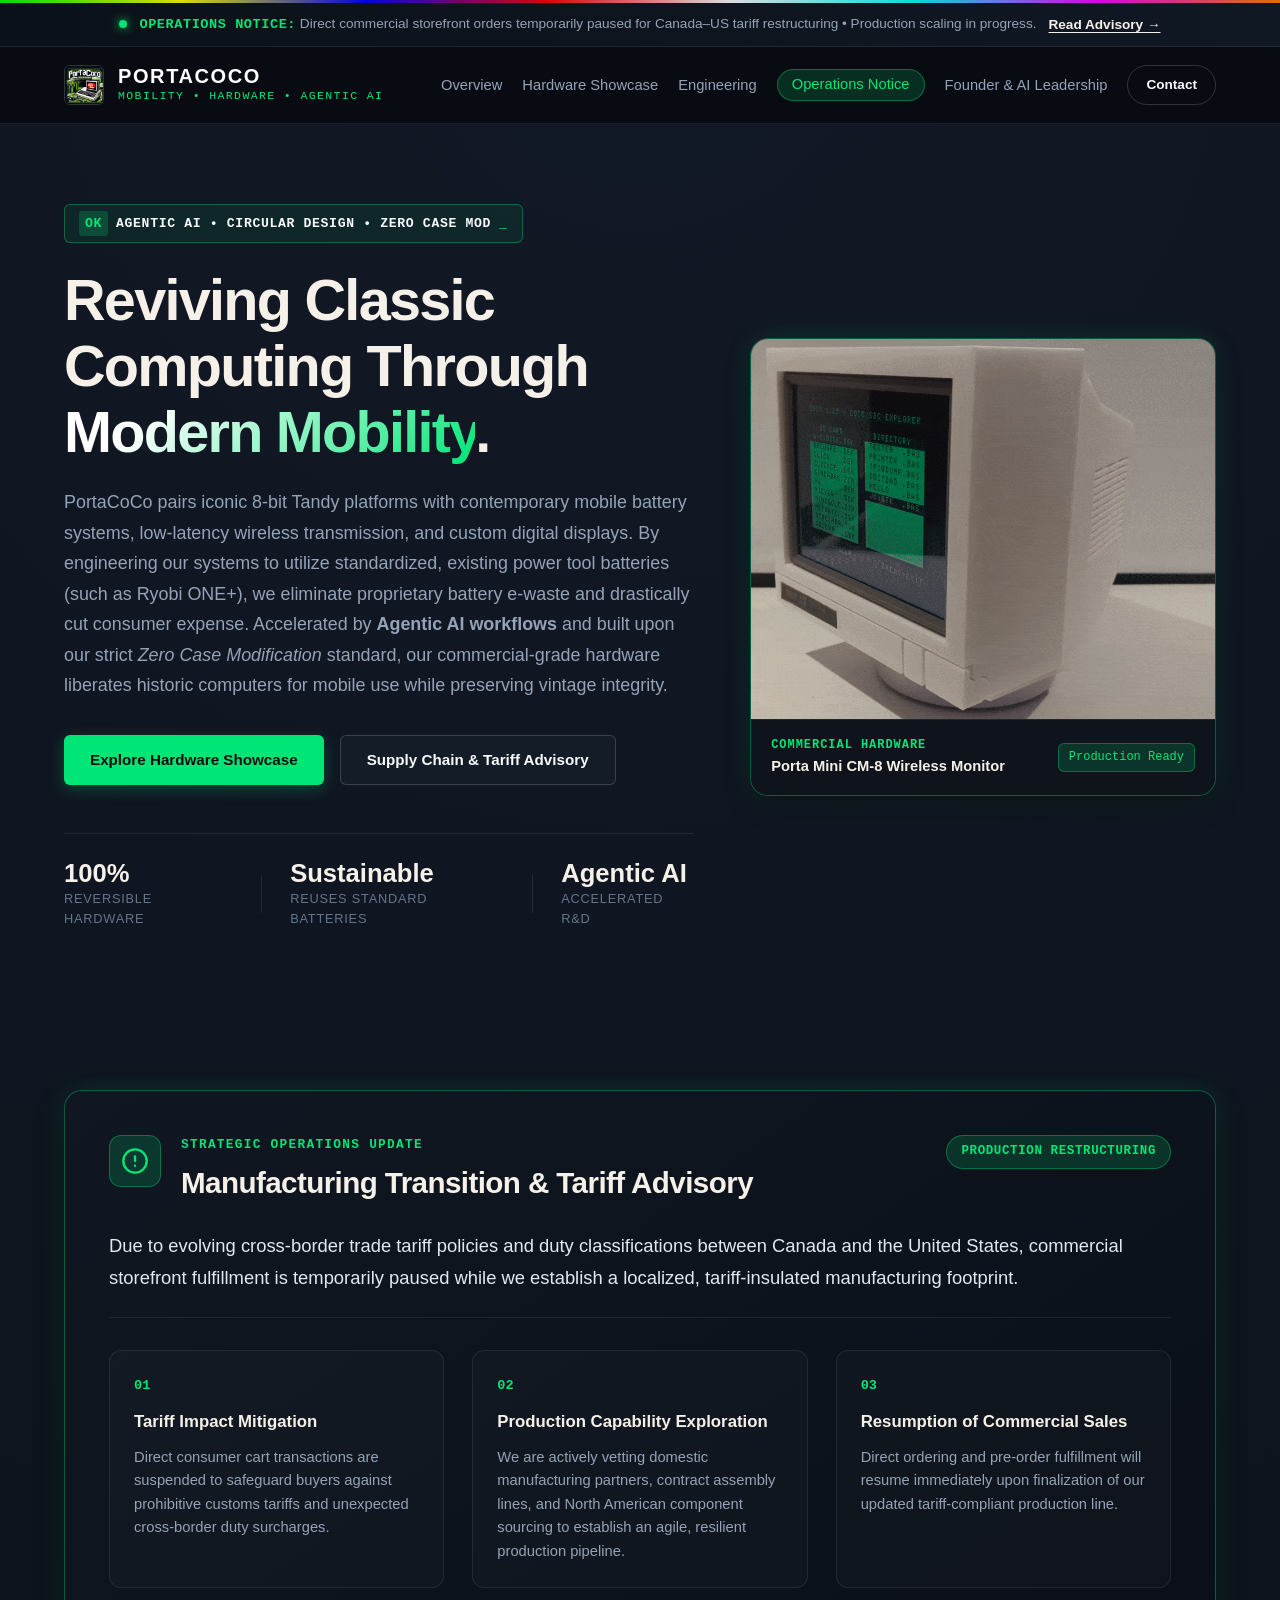
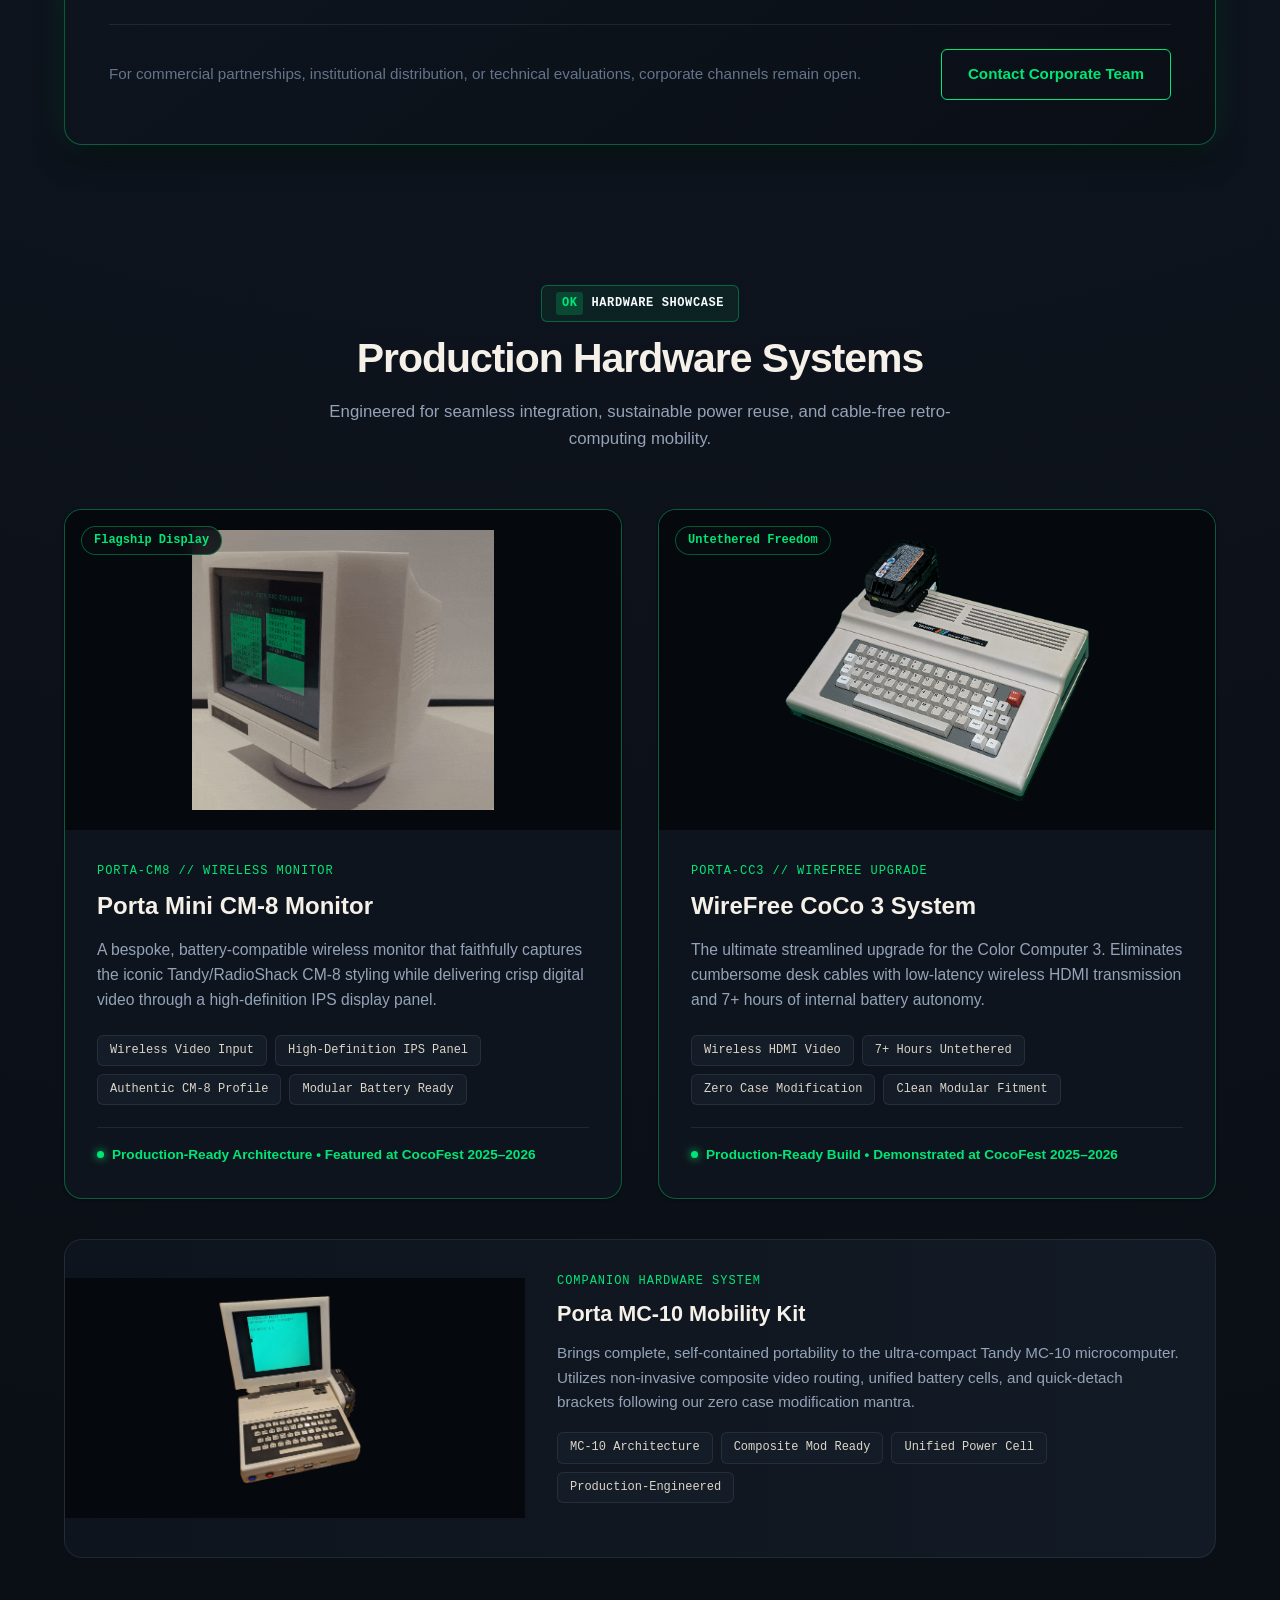
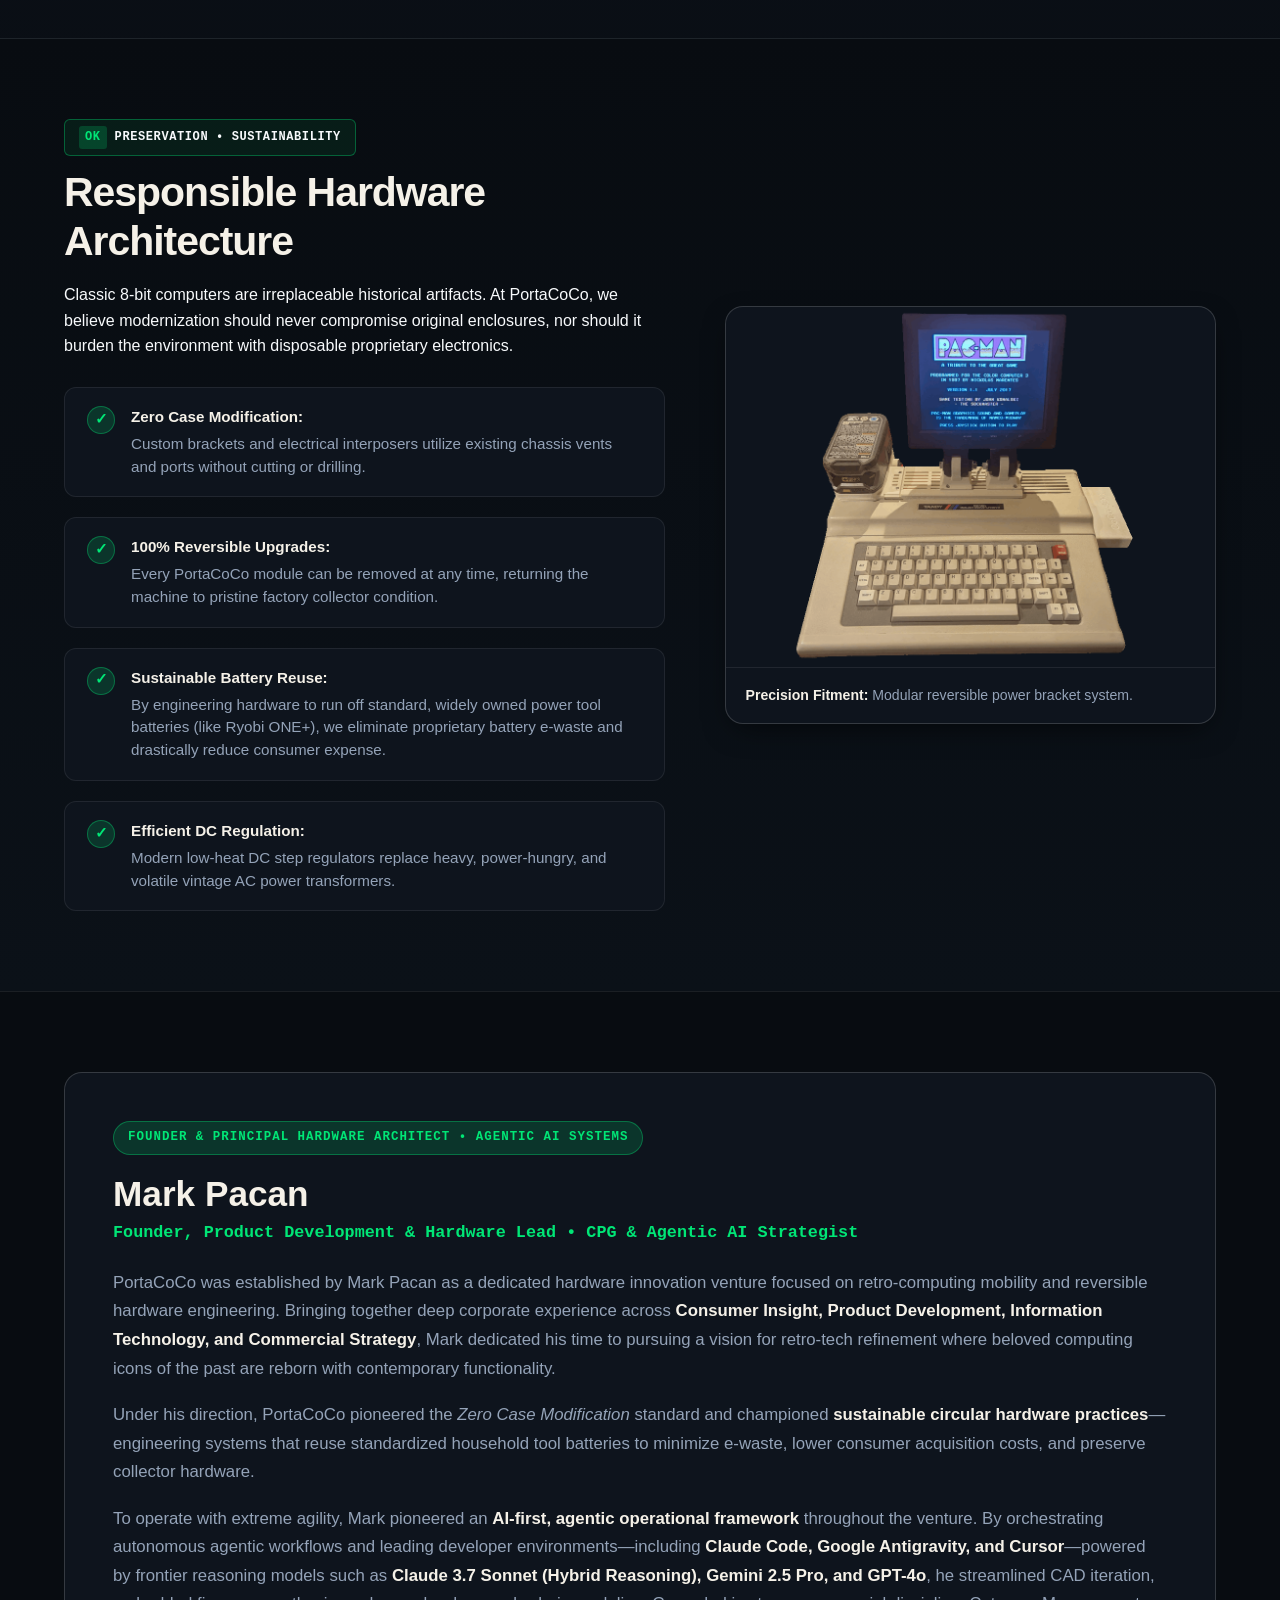
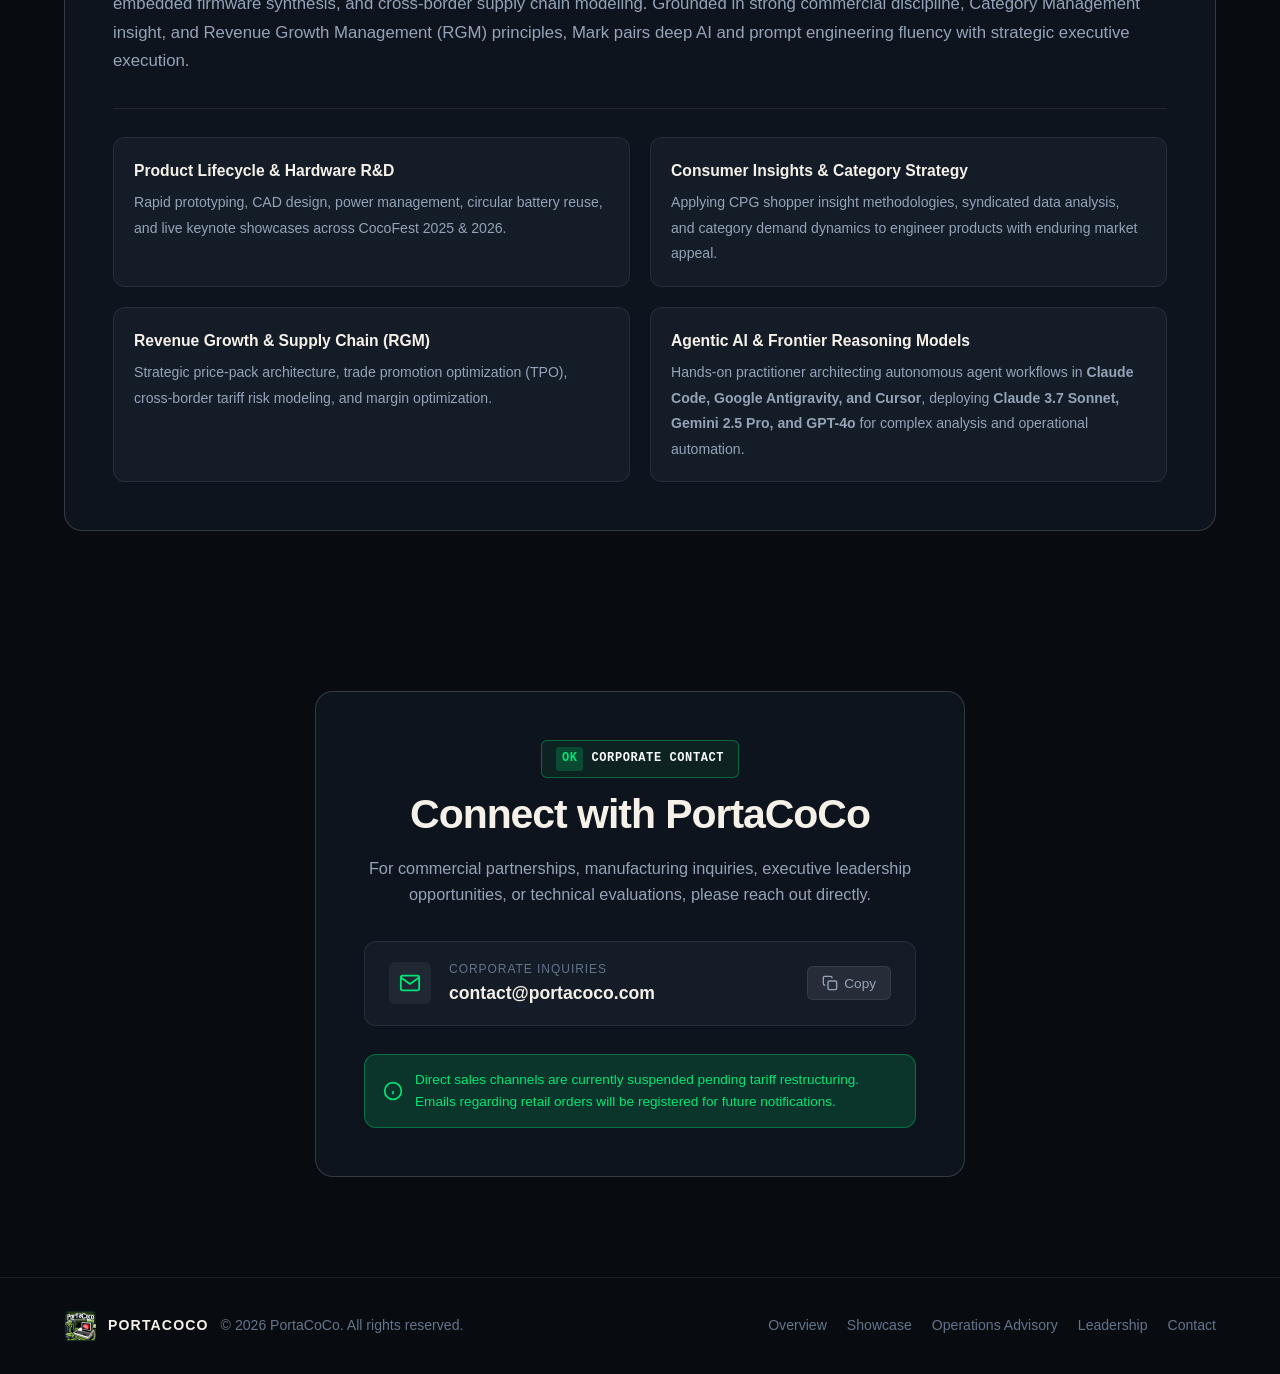
<file: index.html>
<!DOCTYPE html>
<html lang="en">
<head>
  <meta charset="UTF-8">
  <meta name="viewport" content="width=device-width, initial-scale=1.0">
  <title>PortaCoCo | Retro-Tech Mobility &amp; Advanced Hardware Systems</title>
  <meta name="description" content="PortaCoCo unites vintage 8-bit computing with modern mobile engineering. Production-ready hardware designed with Agentic AI, sustainable battery reuse, and zero case modification.">
  <meta name="keywords" content="PortaCoCo, Mark Pacan, Sustainable Hardware, Battery Reuse, Circular Design, Agentic AI, Autonomous Agents, Claude Code, Google Antigravity, Cursor, Claude 3.7 Sonnet, Gemini 2.5, GPT-4o, Prompt Engineering, CPG, Category Management, Shopper Insights, Revenue Growth Management, RGM, Tandy Color Computer, CoCo 3, MC-10, CM-8">
  <meta name="author" content="Mark Pacan">

  <!-- Open Graph / Social Meta -->
  <meta property="og:type" content="website">
  <meta property="og:title" content="PortaCoCo | Retro-Tech Mobility &amp; Advanced Hardware Systems">
  <meta property="og:description" content="Production-ready hardware engineering for classic 8-bit platforms, powered by Agentic AI workflows, sustainable battery reuse, and zero case modification.">
  <meta property="og:image" content="assets/images/logo.jpg">
  <meta property="og:url" content="https://www.portacoco.com">

  <!-- Favicon -->
  <link rel="icon" type="image/jpeg" href="assets/images/logo.jpg">

  <!-- Stylesheet (Cache-Busted for Mobile Chrome) -->
  <link rel="stylesheet" href="style.css?v=2.2">
</head>
<body>

  <!-- Subtle CoCo 8-Color Spectrum Header Accent -->
  <div class="coco-spectrum-bar" aria-hidden="true"></div>

  <!-- Top Strategic Status Bar (Phosphor Green) -->
  <div class="top-status-bar" id="top-status-bar">
    <div class="container status-bar-inner">
      <span class="status-indicator"></span>
      <span class="status-text">
        <strong>OPERATIONS NOTICE:</strong> Direct commercial storefront orders temporarily paused for Canada&ndash;US tariff restructuring &bull; Production scaling in progress.
      </span>
      <a href="#supply-chain" class="status-link">Read Advisory &rarr;</a>
    </div>
  </div>

  <!-- Primary Navigation -->
  <header class="site-header" id="site-header">
    <div class="container header-inner">
      <a href="#" class="brand-link" aria-label="PortaCoCo Home">
        <img src="assets/images/logo.jpg" alt="PortaCoCo Logo" class="brand-logo" width="40" height="40">
        <div class="brand-text">
          <span class="brand-title">PORTACOCO</span>
          <span class="brand-sub">Mobility &bull; Hardware &bull; Agentic AI</span>
        </div>
      </a>

      <nav class="main-nav" id="main-nav" aria-label="Main Navigation">
        <ul class="nav-list">
          <li><a href="#overview" class="nav-link">Overview</a></li>
          <li><a href="#showcase" class="nav-link">Hardware Showcase</a></li>
          <li><a href="#philosophy" class="nav-link">Engineering</a></li>
          <li><a href="#supply-chain" class="nav-link highlight-pill">Operations Notice</a></li>
          <li><a href="#leadership" class="nav-link">Founder &amp; AI Leadership</a></li>
          <li><a href="#contact" class="btn btn-outline-sm">Contact</a></li>
        </ul>
      </nav>

      <button class="mobile-toggle" id="mobile-toggle" aria-label="Toggle navigation menu" aria-expanded="false">
        <span class="hamburger-line"></span>
        <span class="hamburger-line"></span>
        <span class="hamburger-line"></span>
      </button>
    </div>
  </header>

  <!-- Hero Section -->
  <section class="hero-section" id="overview">
    <div class="container hero-container">
      <div class="hero-content">
        <div class="terminal-badge">
          <span class="prompt-symbol">OK</span>
          <span class="terminal-text">AGENTIC AI &bull; CIRCULAR DESIGN &bull; ZERO CASE MOD</span>
          <span class="blinking-cursor">_</span>
        </div>
        <h1 class="hero-title">
          Reviving Classic Computing Through <span class="gradient-text">Modern Mobility</span>.
        </h1>
        <p class="hero-description">
          PortaCoCo pairs iconic 8-bit Tandy platforms with contemporary mobile battery systems, low-latency wireless transmission, and custom digital displays. By engineering our systems to utilize standardized, existing power tool batteries (such as Ryobi ONE+), we eliminate proprietary battery e-waste and drastically cut consumer expense. Accelerated by <strong>Agentic AI workflows</strong> and built upon our strict <em>Zero Case Modification</em> standard, our commercial-grade hardware liberates historic computers for mobile use while preserving vintage integrity.
        </p>
        <div class="hero-actions">
          <a href="#showcase" class="btn btn-primary">Explore Hardware Showcase</a>
          <a href="#supply-chain" class="btn btn-secondary">Supply Chain &amp; Tariff Advisory</a>
        </div>

        <div class="hero-stats">
          <div class="stat-item">
            <span class="stat-number">100%</span>
            <span class="stat-label">Reversible Hardware</span>
          </div>
          <div class="stat-divider"></div>
          <div class="stat-item">
            <span class="stat-number">Sustainable</span>
            <span class="stat-label">Reuses Standard Batteries</span>
          </div>
          <div class="stat-divider"></div>
          <div class="stat-item">
            <span class="stat-number">Agentic AI</span>
            <span class="stat-label">Accelerated R&amp;D</span>
          </div>
        </div>
      </div>

      <div class="hero-media">
        <div class="hero-card-glow">
          <img src="assets/images/mini-cm8.gif" alt="Porta Mini CM-8 Monitor" class="hero-img" loading="eager">
          <div class="hero-card-caption">
            <div class="caption-left">
              <span class="caption-tag">COMMERCIAL HARDWARE</span>
              <span class="caption-title">Porta Mini CM-8 Wireless Monitor</span>
            </div>
            <span class="badge-coco">Production Ready</span>
          </div>
        </div>
      </div>
    </div>
  </section>

  <!-- Operations & Tariff Advisory Section -->
  <section class="supply-section" id="supply-chain">
    <div class="container">
      <div class="advisory-card">
        <div class="advisory-header">
          <div class="advisory-icon-wrapper">
            <svg class="advisory-icon" viewBox="0 0 24 24" fill="none" stroke="currentColor" stroke-width="2" stroke-linecap="round" stroke-linejoin="round">
              <circle cx="12" cy="12" r="10"></circle>
              <line x1="12" y1="8" x2="12" y2="12"></line>
              <line x1="12" y1="16" x2="12.01" y2="16"></line>
            </svg>
          </div>
          <div class="advisory-title-wrap">
            <span class="advisory-eyebrow">Strategic Operations Update</span>
            <h2 class="advisory-title">Manufacturing Transition &amp; Tariff Advisory</h2>
          </div>
          <div class="advisory-badge">Production Restructuring</div>
        </div>

        <div class="advisory-body">
          <p class="advisory-lead">
            Due to evolving cross-border trade tariff policies and duty classifications between Canada and the United States, commercial storefront fulfillment is temporarily paused while we establish a localized, tariff-insulated manufacturing footprint.
          </p>
          <div class="advisory-grid">
            <div class="advisory-step">
              <div class="step-num">01</div>
              <h3>Tariff Impact Mitigation</h3>
              <p>Direct consumer cart transactions are suspended to safeguard buyers against prohibitive customs tariffs and unexpected cross-border duty surcharges.</p>
            </div>
            <div class="advisory-step">
              <div class="step-num">02</div>
              <h3>Production Capability Exploration</h3>
              <p>We are actively vetting domestic manufacturing partners, contract assembly lines, and North American component sourcing to establish an agile, resilient production pipeline.</p>
            </div>
            <div class="advisory-step">
              <div class="step-num">03</div>
              <h3>Resumption of Commercial Sales</h3>
              <p>Direct ordering and pre-order fulfillment will resume immediately upon finalization of our updated tariff-compliant production line.</p>
            </div>
          </div>
        </div>

        <div class="advisory-footer">
          <p>
            For commercial partnerships, institutional distribution, or technical evaluations, corporate channels remain open.
          </p>
          <a href="#contact" class="btn btn-outline-phosphor">Contact Corporate Team</a>
        </div>
      </div>
    </div>
  </section>

  <!-- Product Portfolio (Streamlined Showcase: Mini CM-8 & WireFree CoCo 3 Dual Highlight) -->
  <section class="products-section" id="showcase">
    <div class="container">
      <div class="section-header">
        <div class="terminal-badge small">
          <span class="prompt-symbol">OK</span>
          <span class="terminal-text">HARDWARE SHOWCASE</span>
        </div>
        <h2 class="section-title">Production Hardware Systems</h2>
        <p class="section-subtitle">
          Engineered for seamless integration, sustainable power reuse, and cable-free retro-computing mobility.
        </p>
      </div>

      <!-- Dual Primary Showcase Grid: Mini CM-8 & WireFree CoCo 3 -->
      <div class="showcase-grid">

        <!-- Showcase 1: Porta Mini CM-8 Monitor -->
        <article class="showcase-card featured">
          <div class="showcase-media">
            <img src="assets/images/mini-cm8.gif" alt="Porta Mini CM-8 Wireless Monitor" class="showcase-img" loading="lazy">
            <div class="card-badge-top">Flagship Display</div>
          </div>
          <div class="showcase-content">
            <div class="product-id">PORTA-CM8 // WIRELESS MONITOR</div>
            <h3 class="product-name">Porta Mini CM-8 Monitor</h3>
            <p class="product-brief">
              A bespoke, battery-compatible wireless monitor that faithfully captures the iconic Tandy/RadioShack CM-8 styling while delivering crisp digital video through a high-definition IPS display panel.
            </p>
            <div class="spec-pills">
              <span class="spec-pill">Wireless Video Input</span>
              <span class="spec-pill">High-Definition IPS Panel</span>
              <span class="spec-pill">Authentic CM-8 Profile</span>
              <span class="spec-pill">Modular Battery Ready</span>
            </div>
            <div class="showcase-status">
              <span class="status-dot"></span>
              <span>Production-Ready Architecture &bull; Featured at CocoFest 2025&ndash;2026</span>
            </div>
          </div>
        </article>

        <!-- Showcase 2: WireFree CoCo 3 (Streamlined Look) -->
        <article class="showcase-card featured">
          <div class="showcase-media">
            <img src="assets/images/wirefree-coco3.png" alt="WireFree CoCo 3 Wireless System" class="showcase-img" loading="lazy">
            <div class="card-badge-top">Untethered Freedom</div>
          </div>
          <div class="showcase-content">
            <div class="product-id">PORTA-CC3 // WIREFREE UPGRADE</div>
            <h3 class="product-name">WireFree CoCo 3 System</h3>
            <p class="product-brief">
              The ultimate streamlined upgrade for the Color Computer 3. Eliminates cumbersome desk cables with low-latency wireless HDMI transmission and 7+ hours of internal battery autonomy.
            </p>
            <div class="spec-pills">
              <span class="spec-pill">Wireless HDMI Video</span>
              <span class="spec-pill">7+ Hours Untethered</span>
              <span class="spec-pill">Zero Case Modification</span>
              <span class="spec-pill">Clean Modular Fitment</span>
            </div>
            <div class="showcase-status">
              <span class="status-dot"></span>
              <span>Production-Ready Build &bull; Demonstrated at CocoFest 2025&ndash;2026</span>
            </div>
          </div>
        </article>

      </div>

      <!-- Supporting Companion Hardware: Porta MC-10 -->
      <div class="single-shot-wrapper">
        <article class="single-shot-card">
          <div class="single-shot-media">
            <img src="assets/images/porta-mc10.png" alt="Porta MC-10 Portable Microcomputer" class="single-shot-img" loading="lazy">
          </div>
          <div class="single-shot-content">
            <div class="single-shot-eyebrow">COMPANION HARDWARE SYSTEM</div>
            <h3 class="single-shot-title">Porta MC-10 Mobility Kit</h3>
            <p class="single-shot-desc">
              Brings complete, self-contained portability to the ultra-compact Tandy MC-10 microcomputer. Utilizes non-invasive composite video routing, unified battery cells, and quick-detach brackets following our zero case modification mantra.
            </p>
            <div class="spec-pills">
              <span class="spec-pill">MC-10 Architecture</span>
              <span class="spec-pill">Composite Mod Ready</span>
              <span class="spec-pill">Unified Power Cell</span>
              <span class="spec-pill">Production-Engineered</span>
            </div>
          </div>
        </article>
      </div>

    </div>
  </section>

  <!-- Engineering Philosophy -->
  <section class="philosophy-section" id="philosophy">
    <div class="container">
      <div class="philosophy-grid">
        <div class="philosophy-content">
          <div class="terminal-badge small">
            <span class="prompt-symbol">OK</span>
            <span class="terminal-text">PRESERVATION &bull; SUSTAINABILITY</span>
          </div>
          <h2 class="section-title">Responsible Hardware Architecture</h2>
          <p>
            Classic 8-bit computers are irreplaceable historical artifacts. At PortaCoCo, we believe modernization should never compromise original enclosures, nor should it burden the environment with disposable proprietary electronics.
          </p>
          <div class="principle-list">
            <div class="principle-item">
              <div class="principle-icon">&check;</div>
              <div>
                <strong>Zero Case Modification:</strong> Custom brackets and electrical interposers utilize existing chassis vents and ports without cutting or drilling.
              </div>
            </div>
            <div class="principle-item">
              <div class="principle-icon">&check;</div>
              <div>
                <strong>100% Reversible Upgrades:</strong> Every PortaCoCo module can be removed at any time, returning the machine to pristine factory collector condition.
              </div>
            </div>
            <div class="principle-item">
              <div class="principle-icon">&check;</div>
              <div>
                <strong>Sustainable Battery Reuse:</strong> By engineering hardware to run off standard, widely owned power tool batteries (like Ryobi ONE+), we eliminate proprietary battery e-waste and drastically reduce consumer expense.
              </div>
            </div>
            <div class="principle-item">
              <div class="principle-icon">&check;</div>
              <div>
                <strong>Efficient DC Regulation:</strong> Modern low-heat DC step regulators replace heavy, power-hungry, and volatile vintage AC power transformers.
              </div>
            </div>
          </div>
        </div>

        <div class="philosophy-card">
          <div class="card-inner">
            <img src="assets/images/coco3-kit.gif" alt="PortaCoCo Modular Assembly" class="philosophy-img" loading="lazy">
            <div class="card-caption">
              <strong>Precision Fitment:</strong> Modular reversible power bracket system.
            </div>
          </div>
        </div>
      </div>
    </div>
  </section>

  <!-- Leadership / Corporate Overview -->
  <section class="leadership-section" id="leadership">
    <div class="container">
      <div class="leadership-card">
        <div class="leadership-badge">Founder &amp; Principal Hardware Architect &bull; Agentic AI Systems</div>
        <div class="leadership-layout">
          <div class="leadership-bio">
            <h2 class="leadership-name">Mark Pacan</h2>
            <p class="leadership-role">Founder, Product Development &amp; Hardware Lead &bull; CPG &amp; Agentic AI Strategist</p>
            
            <p class="leadership-text">
              PortaCoCo was established by Mark Pacan as a dedicated hardware innovation venture focused on retro-computing mobility and reversible hardware engineering. Bringing together deep corporate experience across <strong>Consumer Insight, Product Development, Information Technology, and Commercial Strategy</strong>, Mark dedicated his time to pursuing a vision for retro-tech refinement where beloved computing icons of the past are reborn with contemporary functionality.
            </p>

            <p class="leadership-text">
              Under his direction, PortaCoCo pioneered the <em>Zero Case Modification</em> standard and championed <strong>sustainable circular hardware practices</strong>—engineering systems that reuse standardized household tool batteries to minimize e-waste, lower consumer acquisition costs, and preserve collector hardware.
            </p>

            <p class="leadership-text">
              To operate with extreme agility, Mark pioneered an <strong>AI-first, agentic operational framework</strong> throughout the venture. By orchestrating autonomous agentic workflows and leading developer environments—including <strong>Claude Code, Google Antigravity, and Cursor</strong>—powered by frontier reasoning models such as <strong>Claude 3.7 Sonnet (Hybrid Reasoning), Gemini 2.5 Pro, and GPT-4o</strong>, he streamlined CAD iteration, embedded firmware synthesis, and cross-border supply chain modeling. Grounded in strong commercial discipline, Category Management insight, and Revenue Growth Management (RGM) principles, Mark pairs deep AI and prompt engineering fluency with strategic executive execution.
            </p>

            <!-- Competencies Grid (Clean, Integrated & AI-Augmented) -->
            <div class="competencies-grid">
              
              <div class="competency-box">
                <span class="comp-title">Product Lifecycle &amp; Hardware R&amp;D</span>
                <span class="comp-desc">Rapid prototyping, CAD design, power management, circular battery reuse, and live keynote showcases across CocoFest 2025 &amp; 2026.</span>
              </div>

              <div class="competency-box">
                <span class="comp-title">Consumer Insights &amp; Category Strategy</span>
                <span class="comp-desc">Applying CPG shopper insight methodologies, syndicated data analysis, and category demand dynamics to engineer products with enduring market appeal.</span>
              </div>

              <div class="competency-box">
                <span class="comp-title">Revenue Growth &amp; Supply Chain (RGM)</span>
                <span class="comp-desc">Strategic price-pack architecture, trade promotion optimization (TPO), cross-border tariff risk modeling, and margin optimization.</span>
              </div>

              <div class="competency-box">
                <span class="comp-title">Agentic AI &amp; Frontier Reasoning Models</span>
                <span class="comp-desc">Hands-on practitioner architecting autonomous agent workflows in <strong>Claude Code, Google Antigravity, and Cursor</strong>, deploying <strong>Claude 3.7 Sonnet, Gemini 2.5 Pro, and GPT-4o</strong> for complex analysis and operational automation.</span>
              </div>

            </div>
          </div>
        </div>
      </div>
    </div>
  </section>

  <!-- Contact & Inquiries Section -->
  <section class="contact-section" id="contact">
    <div class="container contact-container">
      <div class="contact-box">
        <div class="terminal-badge small">
          <span class="prompt-symbol">OK</span>
          <span class="terminal-text">CORPORATE CONTACT</span>
        </div>
        <h2 class="section-title">Connect with PortaCoCo</h2>
        <p class="contact-sub">
          For commercial partnerships, manufacturing inquiries, executive leadership opportunities, or technical evaluations, please reach out directly.
        </p>

        <div class="contact-methods">
          <div class="contact-method-card">
            <div class="method-icon">
              <svg viewBox="0 0 24 24" fill="none" stroke="currentColor" stroke-width="2" stroke-linecap="round" stroke-linejoin="round">
                <path d="M4 4h16c1.1 0 2 .9 2 2v12c0 1.1-.9 2-2 2H4c-1.1 0-2-.9-2-2V6c0-1.1.9-2 2-2z"></path>
                <polyline points="22,6 12,13 2,6"></polyline>
              </svg>
            </div>
            <div class="method-details">
              <span class="method-label">Corporate Inquiries</span>
              <a href="mailto:contact@portacoco.com" class="method-value" id="email-link">contact@portacoco.com</a>
            </div>
            <button class="btn-copy" id="btn-copy-email" title="Copy email address" aria-label="Copy corporate email address">
              <svg class="copy-icon" viewBox="0 0 24 24" fill="none" stroke="currentColor" stroke-width="2">
                <rect x="9" y="9" width="13" height="13" rx="2" ry="2"></rect>
                <path d="M5 15H4a2 2 0 0 1-2-2V4a2 2 0 0 1 2-2h9a2 2 0 0 1 2 2v1"></path>
              </svg>
              <span id="copy-tooltip">Copy</span>
            </button>
          </div>
        </div>

        <div class="contact-note">
          <svg class="note-icon" viewBox="0 0 24 24" fill="none" stroke="currentColor" stroke-width="2">
            <circle cx="12" cy="12" r="10"></circle>
            <line x1="12" y1="16" x2="12" y2="12"></line>
            <line x1="12" y1="16" x2="12.01" y2="16"></line>
          </svg>
          <span>Direct sales channels are currently suspended pending tariff restructuring. Emails regarding retail orders will be registered for future notifications.</span>
        </div>
      </div>
    </div>
  </section>

  <!-- Site Footer -->
  <footer class="site-footer">
    <div class="container footer-inner">
      <div class="footer-brand">
        <img src="assets/images/logo.jpg" alt="PortaCoCo" class="footer-logo" width="32" height="32">
        <span class="footer-name">PORTACOCO</span>
        <span class="footer-copy">&copy; 2026 PortaCoCo. All rights reserved.</span>
      </div>
      <div class="footer-links">
        <a href="#overview">Overview</a>
        <a href="#showcase">Showcase</a>
        <a href="#supply-chain">Operations Advisory</a>
        <a href="#leadership">Leadership</a>
        <a href="#contact">Contact</a>
      </div>
    </div>
  </footer>

  <!-- Scripts (Cache-Busted for Mobile Chrome) -->
  <script src="script.js?v=2.2"></script>
</body>
</html>
</file>
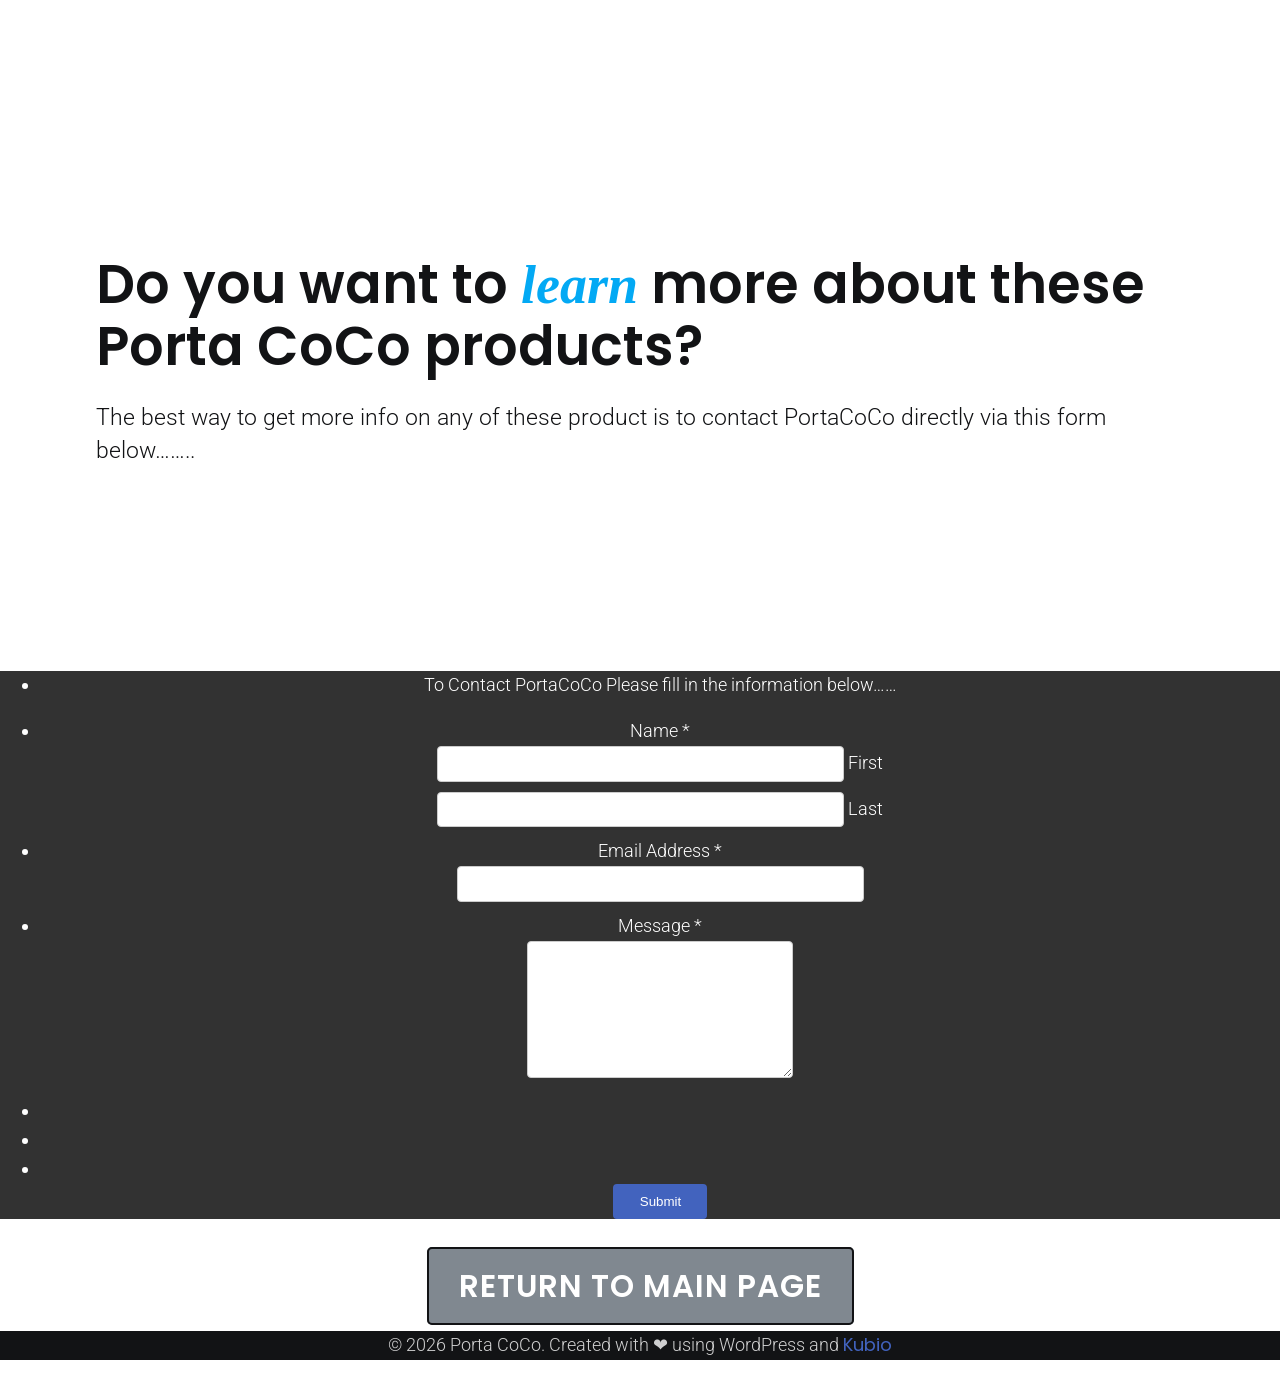
<file: backup_original_website/contact-us.html>
<!DOCTYPE html>
<html lang="en-US" id="kubio">
<head>
	<meta charset="UTF-8" />
	<meta name="viewport" content="width=device-width, initial-scale=1" />
<meta name='robots' content='max-image-preview:large' />
<meta name="description" content="Do you want to learn&nbsp;more about these Porta CoCo products? The best way to get more info on any of these product is to contact PortaCoCo directly via..." />
<meta name="robots" content="index,follow" />
<link rel="canonical" href="https://portacoco.com/contact-us/" />
<meta property="og:locale" content="en_US" />
<meta property="og:type" content="article" />
<meta property="og:title" content="Contact Us, Porta CoCo" />
<meta property="og:description" content="Do you want to learn&nbsp;more about these Porta CoCo products? The best way to get more info on any of these product is to contact PortaCoCo directly via..." />
<meta property="og:url" content="https://portacoco.com/contact-us/" />
<meta property="og:site_name" name="copyright" content="Porta CoCo" />
<title>Contact Us | Porta CoCo</title>
<link rel='dns-prefetch' href='//fonts.googleapis.com' />
<link rel="alternate" type="application/rss+xml" title="Porta CoCo &raquo; Feed" href="https://portacoco.com/feed/" />
<link rel="alternate" type="application/rss+xml" title="Porta CoCo &raquo; Comments Feed" href="https://portacoco.com/comments/feed/" />
<link rel="alternate" title="oEmbed (JSON)" type="application/json+oembed" href="https://portacoco.com/wp-json/oembed/1.0/embed?url=https%3A%2F%2Fportacoco.com%2Fcontact-us%2F" />
<link rel="alternate" title="oEmbed (XML)" type="text/xml+oembed" href="https://portacoco.com/wp-json/oembed/1.0/embed?url=https%3A%2F%2Fportacoco.com%2Fcontact-us%2F&#038;format=xml" />
<link rel='stylesheet' id='kubio-block-library-css' href='https://portacoco.com/wp-content/plugins/kubio/build/block-library/style.css?ver=1748875143' media='all' />
<style id="kubio-block-library-inline-css">
.kubio-shape-circles{background-image:url('https://portacoco.com/wp-content/plugins/kubio/lib/shapes/header-shapes/circles.png')}.kubio-shape-10degree-stripes{background-image:url('https://portacoco.com/wp-content/plugins/kubio/lib/shapes/header-shapes/10degree-stripes.png')}.kubio-shape-rounded-squares-blue{background-image:url('https://portacoco.com/wp-content/plugins/kubio/lib/shapes/header-shapes/rounded-squares-blue.png')}.kubio-shape-many-rounded-squares-blue{background-image:url('https://portacoco.com/wp-content/plugins/kubio/lib/shapes/header-shapes/many-rounded-squares-blue.png')}.kubio-shape-two-circles{background-image:url('https://portacoco.com/wp-content/plugins/kubio/lib/shapes/header-shapes/two-circles.png')}.kubio-shape-circles-2{background-image:url('https://portacoco.com/wp-content/plugins/kubio/lib/shapes/header-shapes/circles-2.png')}.kubio-shape-circles-3{background-image:url('https://portacoco.com/wp-content/plugins/kubio/lib/shapes/header-shapes/circles-3.png')}.kubio-shape-circles-gradient{background-image:url('https://portacoco.com/wp-content/plugins/kubio/lib/shapes/header-shapes/circles-gradient.png')}.kubio-shape-circles-white-gradient{background-image:url('https://portacoco.com/wp-content/plugins/kubio/lib/shapes/header-shapes/circles-white-gradient.png')}.kubio-shape-waves{background-image:url('https://portacoco.com/wp-content/plugins/kubio/lib/shapes/header-shapes/waves.png')}.kubio-shape-waves-inverted{background-image:url('https://portacoco.com/wp-content/plugins/kubio/lib/shapes/header-shapes/waves-inverted.png')}.kubio-shape-dots{background-image:url('https://portacoco.com/wp-content/plugins/kubio/lib/shapes/header-shapes/dots.png')}.kubio-shape-left-tilted-lines{background-image:url('https://portacoco.com/wp-content/plugins/kubio/lib/shapes/header-shapes/left-tilted-lines.png')}.kubio-shape-right-tilted-lines{background-image:url('https://portacoco.com/wp-content/plugins/kubio/lib/shapes/header-shapes/right-tilted-lines.png')}.kubio-shape-right-tilted-strips{background-image:url('https://portacoco.com/wp-content/plugins/kubio/lib/shapes/header-shapes/right-tilted-strips.png')}.kubio-shape-doodle{background-image:url('https://portacoco.com/wp-content/plugins/kubio/lib/shapes/header-shapes/doodle.png')}.kubio-shape-falling-stars{background-image:url('https://portacoco.com/wp-content/plugins/kubio/lib/shapes/header-shapes/falling-stars.png')}.kubio-shape-grain{background-image:url('https://portacoco.com/wp-content/plugins/kubio/lib/shapes/header-shapes/grain.png')}.kubio-shape-poly1{background-image:url('https://portacoco.com/wp-content/plugins/kubio/lib/shapes/header-shapes/poly1.png')}.kubio-shape-poly2{background-image:url('https://portacoco.com/wp-content/plugins/kubio/lib/shapes/header-shapes/poly2.png')}.kubio-shape-wavy-lines{background-image:url('https://portacoco.com/wp-content/plugins/kubio/lib/shapes/header-shapes/wavy-lines.png')}

:root { --kubio-color-1:66,99,190;--kubio-color-2:234,147,116;--kubio-color-3:128,136,144;--kubio-color-4:43,66,123;--kubio-color-5:255,255,255;--kubio-color-6:18,19,21;--kubio-color-1-variant-1:129,145,189;--kubio-color-1-variant-2:66,99,190;--kubio-color-1-variant-3:2,52,189;--kubio-color-1-variant-4:36,54,104;--kubio-color-1-variant-5:6,10,19;--kubio-color-2-variant-1:233,204,193;--kubio-color-2-variant-2:234,147,116;--kubio-color-2-variant-3:233,89,37;--kubio-color-2-variant-4:148,93,73;--kubio-color-2-variant-5:63,40,31;--kubio-color-3-variant-1:203,216,228;--kubio-color-3-variant-2:128,136,144;--kubio-color-3-variant-3:80,112,143;--kubio-color-3-variant-4:32,88,143;--kubio-color-3-variant-5:52,55,58;--kubio-color-4-variant-1:72,111,207;--kubio-color-4-variant-2:83,95,122;--kubio-color-4-variant-3:43,66,123;--kubio-color-4-variant-4:2,36,122;--kubio-color-4-variant-5:13,20,37;--kubio-color-5-variant-1:255,255,255;--kubio-color-5-variant-2:204,204,204;--kubio-color-5-variant-3:153,153,153;--kubio-color-5-variant-4:101,101,101;--kubio-color-5-variant-5:50,50,50;--kubio-color-6-variant-1:163,172,190;--kubio-color-6-variant-2:90,95,105;--kubio-color-6-variant-3:18,19,21;--kubio-color-6-variant-4:10,14,20;--kubio-color-6-variant-5:3,9,20 } .has-kubio-color-1-color{color:rgb(var(--kubio-color-1))} .has-kubio-color-1-background-color{background-color:rgb(var(--kubio-color-1))} [data-kubio] .has-kubio-color-1-color{color:rgb(var(--kubio-color-1))} [data-kubio] .has-kubio-color-1-background-color{background-color:rgb(var(--kubio-color-1))} .has-kubio-color-2-color{color:rgb(var(--kubio-color-2))} .has-kubio-color-2-background-color{background-color:rgb(var(--kubio-color-2))} [data-kubio] .has-kubio-color-2-color{color:rgb(var(--kubio-color-2))} [data-kubio] .has-kubio-color-2-background-color{background-color:rgb(var(--kubio-color-2))} .has-kubio-color-3-color{color:rgb(var(--kubio-color-3))} .has-kubio-color-3-background-color{background-color:rgb(var(--kubio-color-3))} [data-kubio] .has-kubio-color-3-color{color:rgb(var(--kubio-color-3))} [data-kubio] .has-kubio-color-3-background-color{background-color:rgb(var(--kubio-color-3))} .has-kubio-color-4-color{color:rgb(var(--kubio-color-4))} .has-kubio-color-4-background-color{background-color:rgb(var(--kubio-color-4))} [data-kubio] .has-kubio-color-4-color{color:rgb(var(--kubio-color-4))} [data-kubio] .has-kubio-color-4-background-color{background-color:rgb(var(--kubio-color-4))} .has-kubio-color-5-color{color:rgb(var(--kubio-color-5))} .has-kubio-color-5-background-color{background-color:rgb(var(--kubio-color-5))} [data-kubio] .has-kubio-color-5-color{color:rgb(var(--kubio-color-5))} [data-kubio] .has-kubio-color-5-background-color{background-color:rgb(var(--kubio-color-5))} .has-kubio-color-6-color{color:rgb(var(--kubio-color-6))} .has-kubio-color-6-background-color{background-color:rgb(var(--kubio-color-6))} [data-kubio] .has-kubio-color-6-color{color:rgb(var(--kubio-color-6))} [data-kubio] .has-kubio-color-6-background-color{background-color:rgb(var(--kubio-color-6))}



#kubio .style-DbkmkmgSJj-inner{text-align:left;}#kubio .style-DbkmkmgSJj-container{text-align:left;height:auto;min-height:unset;}#kubio .style-1HWf3f-8ii-outer{height:auto;min-height:unset;padding-top:0px;padding-bottom:0px;}#kubio .style-WdgwTiypfJ-inner{text-align:left;height:auto;min-height:unset;padding-top:8rem;padding-bottom:8rem;padding-left:6rem;padding-right:6rem;background-color:rgba(var(--kubio-color-5),1);}#kubio .style-WdgwTiypfJ-container{height:auto;min-height:unset;}#kubio .wp-block.wp-block-kubio-heading__text.style-XNwvP3tQS4-text .text-wrapper-fancy svg path{stroke:#000000;stroke-linejoin:initial;stroke-linecap:initial;stroke-width:8px;}#kubio p.wp-block.wp-block-kubio-text__text.style-osj9OhnHzi-text{color:rgba(var(--kubio-color-6),1);}#kubio .style-njqMbA5KW2-inner{background-color:rgba(var(--kubio-color-6),1);text-align:center;}#kubio .style-njqMbA5KW2-container{height:auto;min-height:unset;}#kubio .style-onKDXgv-d-outer{background-color:rgba(var(--kubio-color-5-variant-5),1);background-image:none;}#kubio .style-BvB-ScI3S5-outer{padding-top:0px;padding-bottom:0px;}#kubio .style--GB28_BnLl-inner{text-align:center;}#kubio .style--GB28_BnLl-container{height:auto;min-height:unset;}#kubio .style-34uERbW7gs-spacing{text-align:center;}#kubio .style-yhJ3eYSlED-outer a.style-yhJ3eYSlED-link{text-align:center;background-color:rgba(var(--kubio-color-3),1);font-weight:600;font-size:31px;line-height:1;letter-spacing:1px;text-decoration:none;text-transform:uppercase;color:#fff;border-top-color:rgba(var(--kubio-color-6),1);border-top-width:2px;border-top-style:solid;border-right-color:rgba(var(--kubio-color-6),1);border-right-width:2px;border-right-style:solid;border-bottom-color:rgba(var(--kubio-color-6),1);border-bottom-width:2px;border-bottom-style:solid;border-left-color:rgba(var(--kubio-color-6),1);border-left-width:2px;border-left-style:solid;border-top-left-radius:5px;border-top-right-radius:5px;border-bottom-left-radius:5px;border-bottom-right-radius:5px;padding-top:15px;padding-bottom:15px;padding-left:30px;padding-right:30px;justify-content:center;}#kubio .style-yhJ3eYSlED-outer a.style-yhJ3eYSlED-link:hover{background-color:rgba(var(--kubio-color-1-variant-4),1);border-top-color:rgba(var(--kubio-color-1-variant-4),1);border-right-color:rgba(var(--kubio-color-1-variant-4),1);border-bottom-color:rgba(var(--kubio-color-1-variant-4),1);border-left-color:rgba(var(--kubio-color-1-variant-4),1);}#kubio a.style-yhJ3eYSlED-link .style-yhJ3eYSlED-icon{width:14px;height:14px;min-width:14px;min-height:14px;margin-left:10px;margin-right:0px;}#kubio .style-vP0mYzy99sE-outer{padding-top:0px;padding-bottom:0px;background-color:rgba(var(--kubio-color-6),1);}#kubio .style-vP0mYzy99sE-outer a,#kubio .style-vP0mYzy99sE-outer a[data-kubio]{color:rgba(var(--kubio-color-1),1);}#kubio .style-vP0mYzy99sE-outer a:hover,#kubio .style-vP0mYzy99sE-outer a[data-kubio]:hover{color:rgba(var(--kubio-color-1-variant-2),1);}#kubio .style-vP0mYzy99sE-outer,#kubio .style-vP0mYzy99sE-outer [data-kubio]:not(h1):not(h2):not(h3):not(h4):not(h5):not(h6),#kubio .style-vP0mYzy99sE-outer p,#kubio .style-vP0mYzy99sE-outer p[data-kubio]{color:rgba(var(--kubio-color-5),1);}#kubio .style-nJpox2eRXHV-inner{text-align:center;}#kubio .style-nJpox2eRXHV-container{text-align:center;height:auto;min-height:unset;}#kubio .style-tF8kitdcL-outer p{color:rgba(var(--kubio-color-5),0.8);}#kubio .style-local-4-container{width:100%;flex:0 0 auto;-ms-flex:0 0 auto;}#kubio .style-local-7-container{width:100%;flex:0 0 auto;-ms-flex:0 0 auto;}#kubio .style-local-12-container{width:100%;flex:0 0 auto;-ms-flex:0 0 auto;}#kubio .style-local-16-container{width:100%;flex:0 0 auto;-ms-flex:0 0 auto;}#kubio .style-local-22-container{flex:0 0 auto;-ms-flex:0 0 auto;}.h-y-container > *:not(:last-child),.h-x-container-inner > *{margin-bottom:8px;}.h-x-container-inner,.h-column__content > .h-x-container > *:last-child,.h-y-container > .kubio-block-inserter{margin-bottom:-8px;}.h-x-container-inner{margin-left:-5px;margin-right:-5px;}.h-x-container-inner > *{padding-left:5px;padding-right:5px;}[data-kubio] a:not([class*=wp-block-button]),.with-kubio-global-style a:not([class*=wp-block-button]),a:not([class*=wp-block-button])[data-kubio],.wp-block-woocommerce-mini-cart-contents a:not([class*=wp-block-button]){font-family:Poppins,Helvetica, Arial, Sans-Serif, serif;font-weight:400;font-size:1em;line-height:1.5;text-decoration:none;color:rgba(var(--kubio-color-1),1);}[data-kubio] a:not([class*=wp-block-button]):hover,.with-kubio-global-style a:not([class*=wp-block-button]):hover,a:not([class*=wp-block-button])[data-kubio]:hover,.wp-block-woocommerce-mini-cart-contents a:not([class*=wp-block-button]):hover{color:rgba(var(--kubio-color-1-variant-4),1);}[data-kubio] h1,.with-kubio-global-style h1,h1[data-kubio],.wp-block-woocommerce-mini-cart-contents h1{font-family:Poppins,Helvetica, Arial, Sans-Serif, serif;font-weight:700;font-size:4em;line-height:1.26;text-transform:none;color:rgba(var(--kubio-color-6),1);}[data-kubio] h2,.with-kubio-global-style h2,h2[data-kubio],.wp-block-woocommerce-mini-cart-contents h2{font-family:Poppins,Helvetica, Arial, Sans-Serif, serif;font-weight:600;font-size:3em;line-height:1.143;text-transform:none;color:rgba(var(--kubio-color-6),1);}[data-kubio] h3,.with-kubio-global-style h3,h3[data-kubio],.wp-block-woocommerce-mini-cart-contents h3{font-family:Poppins,Helvetica, Arial, Sans-Serif, serif;font-weight:500;font-size:2em;line-height:1.25;text-transform:none;color:rgba(var(--kubio-color-6),1);}[data-kubio] h4,.with-kubio-global-style h4,h4[data-kubio],.wp-block-woocommerce-mini-cart-contents h4{font-family:Poppins,Helvetica, Arial, Sans-Serif, serif;font-weight:600;font-size:1.25em;line-height:1.6;text-transform:none;color:rgba(var(--kubio-color-6),1);}[data-kubio] h5,.with-kubio-global-style h5,h5[data-kubio],.wp-block-woocommerce-mini-cart-contents h5{font-family:Poppins,Helvetica, Arial, Sans-Serif, serif;font-weight:600;font-size:1.125em;line-height:1.55;text-transform:none;color:#000000;}[data-kubio] h6,.with-kubio-global-style h6,h6[data-kubio],.wp-block-woocommerce-mini-cart-contents h6{font-family:Poppins,Helvetica, Arial, Sans-Serif, serif;font-weight:600;font-size:0.8em;line-height:1.6;letter-spacing:1px;text-transform:uppercase;color:rgba(var(--kubio-color-6),1);}[data-kubio],.with-kubio-global-style,[data-kubio] p,.with-kubio-global-style p,p[data-kubio],.wp-block-woocommerce-mini-cart-contents{font-family:Roboto,Helvetica, Arial, Sans-Serif, serif;font-weight:300;font-size:18px;line-height:1.6;text-transform:none;color:rgba(var(--kubio-color-5),1);}[data-kubio] .h-lead,.with-kubio-global-style .h-lead,.h-lead[data-kubio]{font-family:Roboto,Helvetica, Arial, Sans-Serif, serif;font-weight:300;font-size:1.25em;line-height:1.5;text-transform:none;color:rgba(var(--kubio-color-5),1);}div.h-section-global-spacing{padding-top:10px;padding-bottom:10px;}.h-global-transition,.h-global-transition-all,.h-global-transition-all *{transition-duration:1s;}[data-kubio] input[type='color'],[data-kubio] input[type='date'],[data-kubio] input[type='datetime'],[data-kubio] input[type='datetime-local'],[data-kubio] input[type='email'],[data-kubio] input[type='month'],[data-kubio] input[type='number'],[data-kubio] input[type='password'],[data-kubio] input[type='search'],[data-kubio] input[type='tel'],[data-kubio] input[type='text'],[data-kubio] input[type='url'],[data-kubio] input[type='week'],[data-kubio] input[type='time'],[data-kubio] input:not([type]),[data-kubio] textarea,[data-kubio] select{font-family:Open Sans,Helvetica, Arial, Sans-Serif, serif;font-weight:400;font-size:16px;line-height:1.6;text-transform:none;background-color:rgba(var(--kubio-color-5),1);border-top-color:rgba(var(--kubio-color-5-variant-2),1);border-top-width:1px;border-top-style:solid;border-right-color:rgba(var(--kubio-color-5-variant-2),1);border-right-width:1px;border-right-style:solid;border-bottom-color:rgba(var(--kubio-color-5-variant-2),1);border-bottom-width:1px;border-bottom-style:solid;border-left-color:rgba(var(--kubio-color-5-variant-2),1);border-left-width:1px;border-left-style:solid;border-top-left-radius:4px;border-top-right-radius:4px;border-bottom-left-radius:4px;border-bottom-right-radius:4px;padding-top:4px;padding-bottom:4px;padding-left:10px;padding-right:10px;margin-bottom:10px;}[data-kubio] input[type='color']:hover,[data-kubio] input[type='date']:hover,[data-kubio] input[type='datetime']:hover,[data-kubio] input[type='datetime-local']:hover,[data-kubio] input[type='email']:hover,[data-kubio] input[type='month']:hover,[data-kubio] input[type='number']:hover,[data-kubio] input[type='password']:hover,[data-kubio] input[type='search']:hover,[data-kubio] input[type='tel']:hover,[data-kubio] input[type='text']:hover,[data-kubio] input[type='url']:hover,[data-kubio] input[type='week']:hover,[data-kubio] input[type='time']:hover,[data-kubio] input:not([type]):hover,[data-kubio] textarea:hover,[data-kubio] select:hover{color:rgba(var(--kubio-color-6),1);border-top-color:rgba(var(--kubio-color-6-variant-1),1);border-right-color:rgba(var(--kubio-color-6-variant-1),1);border-bottom-color:rgba(var(--kubio-color-6-variant-1),1);border-left-color:rgba(var(--kubio-color-6-variant-1),1);}[data-kubio] input[type='color']:focus,[data-kubio] input[type='date']:focus,[data-kubio] input[type='datetime']:focus,[data-kubio] input[type='datetime-local']:focus,[data-kubio] input[type='email']:focus,[data-kubio] input[type='month']:focus,[data-kubio] input[type='number']:focus,[data-kubio] input[type='password']:focus,[data-kubio] input[type='search']:focus,[data-kubio] input[type='tel']:focus,[data-kubio] input[type='text']:focus,[data-kubio] input[type='url']:focus,[data-kubio] input[type='week']:focus,[data-kubio] input[type='time']:focus,[data-kubio] input:not([type]):focus,[data-kubio] textarea:focus,[data-kubio] select:focus{color:rgba(var(--kubio-color-6),1);border-top-color:rgba(var(--kubio-color-1),1);border-right-color:rgba(var(--kubio-color-1),1);border-bottom-color:rgba(var(--kubio-color-1),1);border-left-color:rgba(var(--kubio-color-1),1);}[data-kubio] input[type='button'],[data-kubio] button{background-color:rgba(var(--kubio-color-1),1);border-top-color:rgba(var(--kubio-color-1),1);border-top-width:2px;border-top-style:solid;border-right-color:rgba(var(--kubio-color-1),1);border-right-width:2px;border-right-style:solid;border-bottom-color:rgba(var(--kubio-color-1),1);border-bottom-width:2px;border-bottom-style:solid;border-left-color:rgba(var(--kubio-color-1),1);border-left-width:2px;border-left-style:solid;border-top-left-radius:4px;border-top-right-radius:4px;border-bottom-left-radius:4px;border-bottom-right-radius:4px;color:rgba(var(--kubio-color-5),1);padding-top:8px;padding-bottom:8px;padding-left:25px;padding-right:24px;}[data-kubio] input[type='button']:hover,[data-kubio] button:hover{background-color:rgba(var(--kubio-color-1-variant-4),1);border-top-color:rgba(var(--kubio-color-1-variant-4),1);border-right-color:rgba(var(--kubio-color-1-variant-4),1);border-bottom-color:rgba(var(--kubio-color-1-variant-4),1);border-left-color:rgba(var(--kubio-color-1-variant-4),1);}[data-kubio] input[type='button']:disabled,[data-kubio] button:disabled,[data-kubio] input[type='button'][disabled],[data-kubio] button[disabled]{background-color:rgba(var(--kubio-color-5-variant-2),1);border-top-color:rgba(var(--kubio-color-5-variant-2),1);border-right-color:rgba(var(--kubio-color-5-variant-2),1);border-bottom-color:rgba(var(--kubio-color-5-variant-2),1);border-left-color:rgba(var(--kubio-color-5-variant-2),1);color:rgba(var(--kubio-color-5-variant-3),1);}[data-kubio] input[type='submit'],[data-kubio] button[type='submit']{border-top-color:rgba(var(--kubio-color-1),1);border-top-width:2px;border-top-style:solid;border-right-color:rgba(var(--kubio-color-1),1);border-right-width:2px;border-right-style:solid;border-bottom-color:rgba(var(--kubio-color-1),1);border-bottom-width:2px;border-bottom-style:solid;border-left-color:rgba(var(--kubio-color-1),1);border-left-width:2px;border-left-style:solid;border-top-left-radius:4px;border-top-right-radius:4px;border-bottom-left-radius:4px;border-bottom-right-radius:4px;color:rgba(var(--kubio-color-5),1);padding-top:8px;padding-bottom:8px;padding-left:25px;padding-right:24px;background-color:rgba(var(--kubio-color-1),1);}[data-kubio] input[type='submit']:hover,[data-kubio] button[type='submit']:hover{border-top-color:rgba(var(--kubio-color-1-variant-4),1);border-right-color:rgba(var(--kubio-color-1-variant-4),1);border-bottom-color:rgba(var(--kubio-color-1-variant-4),1);border-left-color:rgba(var(--kubio-color-1-variant-4),1);background-color:rgba(var(--kubio-color-1-variant-4),1);}[data-kubio] input[type='submit']:disabled,[data-kubio] input[type='submit'][disabled],[data-kubio] button[type='submit']:disabled,[data-kubio] button[type='submit'][disabled]{border-top-color:rgba(var(--kubio-color-5-variant-2),1);border-right-color:rgba(var(--kubio-color-5-variant-2),1);border-bottom-color:rgba(var(--kubio-color-5-variant-2),1);border-left-color:rgba(var(--kubio-color-5-variant-2),1);color:rgba(var(--kubio-color-5-variant-3),1);background-color:rgba(var(--kubio-color-5-variant-2),1);}[data-kubio] input[type='reset'],[data-kubio] button[type='reset']{background-color:rgba(var(--kubio-color-1-variant-1),1);border-top-color:rgba(var(--kubio-color-1-variant-1),1);border-top-width:2px;border-top-style:solid;border-right-color:rgba(var(--kubio-color-1-variant-1),1);border-right-width:2px;border-right-style:solid;border-bottom-color:rgba(var(--kubio-color-1-variant-1),1);border-bottom-width:2px;border-bottom-style:solid;border-left-color:rgba(var(--kubio-color-1-variant-1),1);border-left-width:2px;border-left-style:solid;border-top-left-radius:4px;border-top-right-radius:4px;border-bottom-left-radius:4px;border-bottom-right-radius:4px;color:rgba(var(--kubio-color-6-variant-2),1);padding-top:8px;padding-bottom:8px;padding-left:25px;padding-right:24px;}[data-kubio] input[type='reset']:hover,[data-kubio] button[type='reset']:hover{background-color:rgba(var(--kubio-color-1-variant-2),1);border-top-color:rgba(var(--kubio-color-1-variant-2),1);border-right-color:rgba(var(--kubio-color-1-variant-2),1);border-bottom-color:rgba(var(--kubio-color-1-variant-2),1);border-left-color:rgba(var(--kubio-color-1-variant-2),1);}[data-kubio] input[type='reset']:disabled,[data-kubio] input[type='reset'][disabled],[data-kubio] button[type='reset']:disabled,[data-kubio] button[type='reset'][disabled]{background-color:rgba(var(--kubio-color-5-variant-2),1);border-top-color:rgba(var(--kubio-color-5-variant-2),1);border-right-color:rgba(var(--kubio-color-5-variant-2),1);border-bottom-color:rgba(var(--kubio-color-5-variant-2),1);border-left-color:rgba(var(--kubio-color-5-variant-2),1);color:rgba(var(--kubio-color-5-variant-3),1);}#kubio  .woocommerce a.button,#kubio  .woocommerce button.button,#kubio  .woocommerce input.button,#kubio  .woocommerce #respond input#submit{border-top-color:rgba(var(--kubio-color-2),1);border-top-width:2px;border-top-style:solid;border-right-color:rgba(var(--kubio-color-2),1);border-right-width:2px;border-right-style:solid;border-bottom-color:rgba(var(--kubio-color-2),1);border-bottom-width:2px;border-bottom-style:solid;border-left-color:rgba(var(--kubio-color-2),1);border-left-width:2px;border-left-style:solid;border-top-left-radius:4px;border-top-right-radius:4px;border-bottom-left-radius:4px;border-bottom-right-radius:4px;background-color:rgba(var(--kubio-color-2),1);font-family:Open Sans,Helvetica, Arial, Sans-Serif, serif;font-weight:400;font-size:14px;line-height:1.2;text-transform:none;color:rgba(var(--kubio-color-5),1);}#kubio  .woocommerce a.button:hover,#kubio  .woocommerce button.button:hover,#kubio  .woocommerce input.button:hover,#kubio  .woocommerce #respond input#submit:hover{border-top-color:rgba(var(--kubio-color-2-variant-4),1);border-right-color:rgba(var(--kubio-color-2-variant-4),1);border-bottom-color:rgba(var(--kubio-color-2-variant-4),1);border-left-color:rgba(var(--kubio-color-2-variant-4),1);background-color:rgba(var(--kubio-color-2-variant-4),1);}#kubio  .woocommerce a.button:disabled,#kubio  .woocommerce a.button[disabled],#kubio  .woocommerce button.button:disabled,#kubio  .woocommerce button.button[disabled],#kubio  .woocommerce input.button:disabled,#kubio  .woocommerce input.button[disabled],#kubio  .woocommerce #respond input#submit:disabled,#kubio  .woocommerce #respond input#submit[disabled]{border-top-color:rgba(var(--kubio-color-5-variant-2),1);border-right-color:rgba(var(--kubio-color-5-variant-2),1);border-bottom-color:rgba(var(--kubio-color-5-variant-2),1);border-left-color:rgba(var(--kubio-color-5-variant-2),1);background-color:rgba(var(--kubio-color-5-variant-2),1);color:rgba(var(--kubio-color-5-variant-4),1);}#kubio  .woocommerce a.button.woocommerce-form-login__submit,#kubio  .woocommerce a.button.add_to_cart_button,#kubio  .woocommerce a.button.alt,#kubio  .woocommerce button.button.woocommerce-form-login__submit,#kubio  .woocommerce button.button.add_to_cart_button,#kubio  .woocommerce button.button.alt,#kubio  .woocommerce input.button.woocommerce-form-login__submit,#kubio  .woocommerce input.button.add_to_cart_button,#kubio  .woocommerce input.button.alt,#kubio  .woocommerce #respond input#submit.woocommerce-form-login__submit,#kubio  .woocommerce #respond input#submit.add_to_cart_button,#kubio  .woocommerce #respond input#submit.alt{background-color:rgba(var(--kubio-color-1),1);border-top-color:rgba(var(--kubio-color-1),1);border-top-width:2px;border-top-style:solid;border-right-color:rgba(var(--kubio-color-1),1);border-right-width:2px;border-right-style:solid;border-bottom-color:rgba(var(--kubio-color-1),1);border-bottom-width:2px;border-bottom-style:solid;border-left-color:rgba(var(--kubio-color-1),1);border-left-width:2px;border-left-style:solid;border-top-left-radius:4px;border-top-right-radius:4px;border-bottom-left-radius:4px;border-bottom-right-radius:4px;font-family:Open Sans,Helvetica, Arial, Sans-Serif, serif;font-weight:400;font-size:14px;line-height:1.2;text-transform:none;color:rgba(var(--kubio-color-5),1);box-shadow:0px 27px 15px -24px rgba(0,0,0,0.5) ;}#kubio  .woocommerce a.button.woocommerce-form-login__submit:hover,#kubio  .woocommerce a.button.add_to_cart_button:hover,#kubio  .woocommerce a.button.alt:hover,#kubio  .woocommerce button.button.woocommerce-form-login__submit:hover,#kubio  .woocommerce button.button.add_to_cart_button:hover,#kubio  .woocommerce button.button.alt:hover,#kubio  .woocommerce input.button.woocommerce-form-login__submit:hover,#kubio  .woocommerce input.button.add_to_cart_button:hover,#kubio  .woocommerce input.button.alt:hover,#kubio  .woocommerce #respond input#submit.woocommerce-form-login__submit:hover,#kubio  .woocommerce #respond input#submit.add_to_cart_button:hover,#kubio  .woocommerce #respond input#submit.alt:hover{background-color:rgba(var(--kubio-color-1-variant-4),1);border-top-color:rgba(var(--kubio-color-1-variant-4),1);border-right-color:rgba(var(--kubio-color-1-variant-4),1);border-bottom-color:rgba(var(--kubio-color-1-variant-4),1);border-left-color:rgba(var(--kubio-color-1-variant-4),1);}#kubio  .woocommerce a.button.woocommerce-form-login__submit:disabled,#kubio  .woocommerce a.button.woocommerce-form-login__submit[disabled],#kubio  .woocommerce a.button.add_to_cart_button:disabled,#kubio  .woocommerce a.button.add_to_cart_button[disabled],#kubio  .woocommerce a.button.alt:disabled,#kubio  .woocommerce a.button.alt[disabled],#kubio  .woocommerce button.button.woocommerce-form-login__submit:disabled,#kubio  .woocommerce button.button.woocommerce-form-login__submit[disabled],#kubio  .woocommerce button.button.add_to_cart_button:disabled,#kubio  .woocommerce button.button.add_to_cart_button[disabled],#kubio  .woocommerce button.button.alt:disabled,#kubio  .woocommerce button.button.alt[disabled],#kubio  .woocommerce input.button.woocommerce-form-login__submit:disabled,#kubio  .woocommerce input.button.woocommerce-form-login__submit[disabled],#kubio  .woocommerce input.button.add_to_cart_button:disabled,#kubio  .woocommerce input.button.add_to_cart_button[disabled],#kubio  .woocommerce input.button.alt:disabled,#kubio  .woocommerce input.button.alt[disabled],#kubio  .woocommerce #respond input#submit.woocommerce-form-login__submit:disabled,#kubio  .woocommerce #respond input#submit.woocommerce-form-login__submit[disabled],#kubio  .woocommerce #respond input#submit.add_to_cart_button:disabled,#kubio  .woocommerce #respond input#submit.add_to_cart_button[disabled],#kubio  .woocommerce #respond input#submit.alt:disabled,#kubio  .woocommerce #respond input#submit.alt[disabled]{background-color:rgba(var(--kubio-color-5-variant-2),1);border-top-color:rgba(var(--kubio-color-5-variant-2),1);border-right-color:rgba(var(--kubio-color-5-variant-2),1);border-bottom-color:rgba(var(--kubio-color-5-variant-2),1);border-left-color:rgba(var(--kubio-color-5-variant-2),1);color:rgba(var(--kubio-color-5-variant-4),1);}#kubio  .woocommerce-loop-product__link .onsale{background-color:rgba(var(--kubio-color-3-variant-2),1);color:rgba(var(--kubio-color-5),1);padding-top:5px;padding-bottom:5px;padding-left:10px;padding-right:10px;border-top-left-radius:10px;border-top-right-radius:10px;border-bottom-left-radius:10px;border-bottom-right-radius:10px;}@media (min-width: 768px) and (max-width: 1023px){#kubio .style-WdgwTiypfJ-inner{padding-top:25px;padding-bottom:25px;padding-left:25px;padding-right:25px;}div.h-section-global-spacing{padding-top:60px;padding-bottom:60px;}}@media (max-width: 767px){#kubio .style-WdgwTiypfJ-inner{text-align:center;padding-top:25px;padding-bottom:25px;padding-left:15px;padding-right:15px;}#kubio .style-local-7-container{order:2;}#kubio .style-local-22-container{width:100%;}[data-kubio] h1,.with-kubio-global-style h1,h1[data-kubio],.wp-block-woocommerce-mini-cart-contents h1{font-size:3em;}div.h-section-global-spacing{padding-top:30px;padding-bottom:30px;}}
/*# sourceURL=kubio-block-library-inline-css */
</style>
<link rel='stylesheet' id='weforms-css-css' href='https://portacoco.com/wp-content/plugins/weforms/assets/wpuf/css/frontend-forms.css?ver=1.6.25' media='all' />
<link rel='stylesheet' id='wpuf-sweetalert2-css' href='https://portacoco.com/wp-content/plugins/weforms/assets/wpuf/vendor/sweetalert2/dist/sweetalert2.css?ver=1.6.25' media='all' />
<link rel='stylesheet' id='jquery-ui-css' href='https://portacoco.com/wp-content/plugins/weforms/assets/wpuf/css/jquery-ui-1.9.1.custom.css?ver=1.6.25' media='all' />
<style id="wp-block-post-content-inline-css">
.wp-block-post-content{display:flow-root}
/*# sourceURL=https://portacoco.com/wp-includes/blocks/post-content/style.min.css */
</style>
<style id="wp-emoji-styles-inline-css">

	img.wp-smiley, img.emoji {
		display: inline !important;
		border: none !important;
		box-shadow: none !important;
		height: 1em !important;
		width: 1em !important;
		margin: 0 0.07em !important;
		vertical-align: -0.1em !important;
		background: none !important;
		padding: 0 !important;
	}
/*# sourceURL=wp-emoji-styles-inline-css */
</style>
<style id="wp-block-library-inline-css">
:root{--wp-block-synced-color:#7a00df;--wp-block-synced-color--rgb:122,0,223;--wp-bound-block-color:var(--wp-block-synced-color);--wp-editor-canvas-background:#ddd;--wp-admin-theme-color:#007cba;--wp-admin-theme-color--rgb:0,124,186;--wp-admin-theme-color-darker-10:#006ba1;--wp-admin-theme-color-darker-10--rgb:0,107,160.5;--wp-admin-theme-color-darker-20:#005a87;--wp-admin-theme-color-darker-20--rgb:0,90,135;--wp-admin-border-width-focus:2px}@media (min-resolution:192dpi){:root{--wp-admin-border-width-focus:1.5px}}.wp-element-button{cursor:pointer}:root .has-very-light-gray-background-color{background-color:#eee}:root .has-very-dark-gray-background-color{background-color:#313131}:root .has-very-light-gray-color{color:#eee}:root .has-very-dark-gray-color{color:#313131}:root .has-vivid-green-cyan-to-vivid-cyan-blue-gradient-background{background:linear-gradient(135deg,#00d084,#0693e3)}:root .has-purple-crush-gradient-background{background:linear-gradient(135deg,#34e2e4,#4721fb 50%,#ab1dfe)}:root .has-hazy-dawn-gradient-background{background:linear-gradient(135deg,#faaca8,#dad0ec)}:root .has-subdued-olive-gradient-background{background:linear-gradient(135deg,#fafae1,#67a671)}:root .has-atomic-cream-gradient-background{background:linear-gradient(135deg,#fdd79a,#004a59)}:root .has-nightshade-gradient-background{background:linear-gradient(135deg,#330968,#31cdcf)}:root .has-midnight-gradient-background{background:linear-gradient(135deg,#020381,#2874fc)}:root{--wp--preset--font-size--normal:16px;--wp--preset--font-size--huge:42px}.has-regular-font-size{font-size:1em}.has-larger-font-size{font-size:2.625em}.has-normal-font-size{font-size:var(--wp--preset--font-size--normal)}.has-huge-font-size{font-size:var(--wp--preset--font-size--huge)}:root .has-text-align-center{text-align:center}:root .has-text-align-left{text-align:left}:root .has-text-align-right{text-align:right}.has-fit-text{white-space:nowrap!important}#end-resizable-editor-section{display:none}.aligncenter{clear:both}.items-justified-left{justify-content:flex-start}.items-justified-center{justify-content:center}.items-justified-right{justify-content:flex-end}.items-justified-space-between{justify-content:space-between}.screen-reader-text{word-wrap:normal!important;border:0;clip-path:inset(50%);height:1px;margin:-1px;overflow:hidden;padding:0;position:absolute;width:1px;word-break:normal!important}.screen-reader-text:focus{background-color:#ddd;clip-path:none;color:#444;display:block;font-size:1em;height:auto;left:5px;line-height:normal;padding:15px 23px 14px;text-decoration:none;top:5px;width:auto;z-index:100000}html :where(.has-border-color){border-style:solid}html :where([style^=border-color],[style*=";border-color"],[style*="; border-color"]){border-style:solid}html :where([style^=border-top-color],[style*=";border-top-color"],[style*="; border-top-color"]){border-top-style:solid}html :where([style^=border-right-color],[style*=";border-right-color"],[style*="; border-right-color"]){border-right-style:solid}html :where([style^=border-bottom-color],[style*=";border-bottom-color"],[style*="; border-bottom-color"]){border-bottom-style:solid}html :where([style^=border-left-color],[style*=";border-left-color"],[style*="; border-left-color"]){border-left-style:solid}html :where([style^=border-width],[style*=";border-width"],[style*="; border-width"]){border-style:solid}html :where([style^=border-top-width],[style*=";border-top-width"],[style*="; border-top-width"]){border-top-style:solid}html :where([style^=border-right-width],[style*=";border-right-width"],[style*="; border-right-width"]){border-right-style:solid}html :where([style^=border-bottom-width],[style*=";border-bottom-width"],[style*="; border-bottom-width"]){border-bottom-style:solid}html :where([style^=border-left-width],[style*=";border-left-width"],[style*="; border-left-width"]){border-left-style:solid}html :where(img[class*=wp-image-]){height:auto;max-width:100%}:where(figure){margin:0 0 1em}html :where(.is-position-sticky){--wp-admin--admin-bar--position-offset:var(--wp-admin--admin-bar--height,0px)}@media screen and (max-width:600px){html :where(.is-position-sticky){--wp-admin--admin-bar--position-offset:0px}}

/*# sourceURL=/wp-includes/css/dist/block-library/common.min.css */
</style>
<style id="classic-theme-styles-inline-css">
/*! This file is auto-generated */
.wp-block-button__link{color:#fff;background-color:#32373c;border-radius:9999px;box-shadow:none;text-decoration:none;padding:calc(.667em + 2px) calc(1.333em + 2px);font-size:1.125em}.wp-block-file__button{background:#32373c;color:#fff;text-decoration:none}
/*# sourceURL=/wp-includes/css/classic-themes.min.css */
</style>

<style id="global-styles-inline-css">
:root{--wp--preset--aspect-ratio--square: 1;--wp--preset--aspect-ratio--4-3: 4/3;--wp--preset--aspect-ratio--3-4: 3/4;--wp--preset--aspect-ratio--3-2: 3/2;--wp--preset--aspect-ratio--2-3: 2/3;--wp--preset--aspect-ratio--16-9: 16/9;--wp--preset--aspect-ratio--9-16: 9/16;--wp--preset--color--black: #000000;--wp--preset--color--cyan-bluish-gray: #abb8c3;--wp--preset--color--white: #ffffff;--wp--preset--color--pale-pink: #f78da7;--wp--preset--color--vivid-red: #cf2e2e;--wp--preset--color--luminous-vivid-orange: #ff6900;--wp--preset--color--luminous-vivid-amber: #fcb900;--wp--preset--color--light-green-cyan: #7bdcb5;--wp--preset--color--vivid-green-cyan: #00d084;--wp--preset--color--pale-cyan-blue: #8ed1fc;--wp--preset--color--vivid-cyan-blue: #0693e3;--wp--preset--color--vivid-purple: #9b51e0;--wp--preset--color--kubio-color-1: rgba(var(--kubio-color-1), 1);--wp--preset--color--kubio-color-2: rgba(var(--kubio-color-2), 1);--wp--preset--color--kubio-color-3: rgba(var(--kubio-color-3), 1);--wp--preset--color--kubio-color-4: rgba(var(--kubio-color-4), 1);--wp--preset--color--kubio-color-5: rgba(var(--kubio-color-5), 1);--wp--preset--color--kubio-color-6: rgba(var(--kubio-color-6), 1);--wp--preset--color--kubio-color-5-variant-2: #F9F9F9;--wp--preset--gradient--vivid-cyan-blue-to-vivid-purple: linear-gradient(135deg,rgb(6,147,227) 0%,rgb(155,81,224) 100%);--wp--preset--gradient--light-green-cyan-to-vivid-green-cyan: linear-gradient(135deg,rgb(122,220,180) 0%,rgb(0,208,130) 100%);--wp--preset--gradient--luminous-vivid-amber-to-luminous-vivid-orange: linear-gradient(135deg,rgb(252,185,0) 0%,rgb(255,105,0) 100%);--wp--preset--gradient--luminous-vivid-orange-to-vivid-red: linear-gradient(135deg,rgb(255,105,0) 0%,rgb(207,46,46) 100%);--wp--preset--gradient--very-light-gray-to-cyan-bluish-gray: linear-gradient(135deg,rgb(238,238,238) 0%,rgb(169,184,195) 100%);--wp--preset--gradient--cool-to-warm-spectrum: linear-gradient(135deg,rgb(74,234,220) 0%,rgb(151,120,209) 20%,rgb(207,42,186) 40%,rgb(238,44,130) 60%,rgb(251,105,98) 80%,rgb(254,248,76) 100%);--wp--preset--gradient--blush-light-purple: linear-gradient(135deg,rgb(255,206,236) 0%,rgb(152,150,240) 100%);--wp--preset--gradient--blush-bordeaux: linear-gradient(135deg,rgb(254,205,165) 0%,rgb(254,45,45) 50%,rgb(107,0,62) 100%);--wp--preset--gradient--luminous-dusk: linear-gradient(135deg,rgb(255,203,112) 0%,rgb(199,81,192) 50%,rgb(65,88,208) 100%);--wp--preset--gradient--pale-ocean: linear-gradient(135deg,rgb(255,245,203) 0%,rgb(182,227,212) 50%,rgb(51,167,181) 100%);--wp--preset--gradient--electric-grass: linear-gradient(135deg,rgb(202,248,128) 0%,rgb(113,206,126) 100%);--wp--preset--gradient--midnight: linear-gradient(135deg,rgb(2,3,129) 0%,rgb(40,116,252) 100%);--wp--preset--font-size--small: 0.777em;--wp--preset--font-size--medium: 0.888em;--wp--preset--font-size--large: 2em;--wp--preset--font-size--x-large: 2.5em;--wp--preset--font-size--xx-large: 3em;--wp--preset--spacing--20: 0.44rem;--wp--preset--spacing--30: 0.67rem;--wp--preset--spacing--40: 1rem;--wp--preset--spacing--50: 1.5rem;--wp--preset--spacing--60: 2.25rem;--wp--preset--spacing--70: 3.38rem;--wp--preset--spacing--80: 5.06rem;--wp--preset--shadow--natural: 6px 6px 9px rgba(0, 0, 0, 0.2);--wp--preset--shadow--deep: 12px 12px 50px rgba(0, 0, 0, 0.4);--wp--preset--shadow--sharp: 6px 6px 0px rgba(0, 0, 0, 0.2);--wp--preset--shadow--outlined: 6px 6px 0px -3px rgb(255, 255, 255), 6px 6px rgb(0, 0, 0);--wp--preset--shadow--crisp: 6px 6px 0px rgb(0, 0, 0);}.wp-block-button{--wp--preset--dimension--25: 25%;--wp--preset--dimension--50: 50%;--wp--preset--dimension--75: 75%;--wp--preset--dimension--100: 100%;}:where(body) { margin: 0; }:where(.wp-site-blocks) > * { margin-block-start: 24px; margin-block-end: 0; }:where(.wp-site-blocks) > :first-child { margin-block-start: 0; }:where(.wp-site-blocks) > :last-child { margin-block-end: 0; }:root { --wp--style--block-gap: 24px; }:root :where(.is-layout-flow) > :first-child{margin-block-start: 0;}:root :where(.is-layout-flow) > :last-child{margin-block-end: 0;}:root :where(.is-layout-flow) > *{margin-block-start: 24px;margin-block-end: 0;}:root :where(.is-layout-constrained) > :first-child{margin-block-start: 0;}:root :where(.is-layout-constrained) > :last-child{margin-block-end: 0;}:root :where(.is-layout-constrained) > *{margin-block-start: 24px;margin-block-end: 0;}:root :where(.is-layout-flex){gap: 24px;}:root :where(.is-layout-grid){gap: 24px;}body .is-layout-flex{display: flex;}.is-layout-flex{flex-wrap: wrap;align-items: center;}.is-layout-flex > :is(*, div){margin: 0;}body .is-layout-grid{display: grid;}.is-layout-grid > :is(*, div){margin: 0;}body{padding-top: 0px;padding-right: 0px;padding-bottom: 0px;padding-left: 0px;}:root :where(.wp-element-button, .wp-block-button__link){background-color: #32373c;border-width: 0;color: #fff;font-family: inherit;font-size: inherit;font-style: inherit;font-weight: inherit;letter-spacing: inherit;line-height: inherit;padding-top: calc(0.667em + 2px);padding-right: calc(1.333em + 2px);padding-bottom: calc(0.667em + 2px);padding-left: calc(1.333em + 2px);text-decoration: none;text-transform: inherit;}.has-black-color{color: var(--wp--preset--color--black) !important;}.has-cyan-bluish-gray-color{color: var(--wp--preset--color--cyan-bluish-gray) !important;}.has-white-color{color: var(--wp--preset--color--white) !important;}.has-pale-pink-color{color: var(--wp--preset--color--pale-pink) !important;}.has-vivid-red-color{color: var(--wp--preset--color--vivid-red) !important;}.has-luminous-vivid-orange-color{color: var(--wp--preset--color--luminous-vivid-orange) !important;}.has-luminous-vivid-amber-color{color: var(--wp--preset--color--luminous-vivid-amber) !important;}.has-light-green-cyan-color{color: var(--wp--preset--color--light-green-cyan) !important;}.has-vivid-green-cyan-color{color: var(--wp--preset--color--vivid-green-cyan) !important;}.has-pale-cyan-blue-color{color: var(--wp--preset--color--pale-cyan-blue) !important;}.has-vivid-cyan-blue-color{color: var(--wp--preset--color--vivid-cyan-blue) !important;}.has-vivid-purple-color{color: var(--wp--preset--color--vivid-purple) !important;}.has-kubio-color-1-color{color: var(--wp--preset--color--kubio-color-1) !important;}.has-kubio-color-2-color{color: var(--wp--preset--color--kubio-color-2) !important;}.has-kubio-color-3-color{color: var(--wp--preset--color--kubio-color-3) !important;}.has-kubio-color-4-color{color: var(--wp--preset--color--kubio-color-4) !important;}.has-kubio-color-5-color{color: var(--wp--preset--color--kubio-color-5) !important;}.has-kubio-color-6-color{color: var(--wp--preset--color--kubio-color-6) !important;}.has-kubio-color-5-variant-2-color{color: var(--wp--preset--color--kubio-color-5-variant-2) !important;}.has-black-background-color{background-color: var(--wp--preset--color--black) !important;}.has-cyan-bluish-gray-background-color{background-color: var(--wp--preset--color--cyan-bluish-gray) !important;}.has-white-background-color{background-color: var(--wp--preset--color--white) !important;}.has-pale-pink-background-color{background-color: var(--wp--preset--color--pale-pink) !important;}.has-vivid-red-background-color{background-color: var(--wp--preset--color--vivid-red) !important;}.has-luminous-vivid-orange-background-color{background-color: var(--wp--preset--color--luminous-vivid-orange) !important;}.has-luminous-vivid-amber-background-color{background-color: var(--wp--preset--color--luminous-vivid-amber) !important;}.has-light-green-cyan-background-color{background-color: var(--wp--preset--color--light-green-cyan) !important;}.has-vivid-green-cyan-background-color{background-color: var(--wp--preset--color--vivid-green-cyan) !important;}.has-pale-cyan-blue-background-color{background-color: var(--wp--preset--color--pale-cyan-blue) !important;}.has-vivid-cyan-blue-background-color{background-color: var(--wp--preset--color--vivid-cyan-blue) !important;}.has-vivid-purple-background-color{background-color: var(--wp--preset--color--vivid-purple) !important;}.has-kubio-color-1-background-color{background-color: var(--wp--preset--color--kubio-color-1) !important;}.has-kubio-color-2-background-color{background-color: var(--wp--preset--color--kubio-color-2) !important;}.has-kubio-color-3-background-color{background-color: var(--wp--preset--color--kubio-color-3) !important;}.has-kubio-color-4-background-color{background-color: var(--wp--preset--color--kubio-color-4) !important;}.has-kubio-color-5-background-color{background-color: var(--wp--preset--color--kubio-color-5) !important;}.has-kubio-color-6-background-color{background-color: var(--wp--preset--color--kubio-color-6) !important;}.has-kubio-color-5-variant-2-background-color{background-color: var(--wp--preset--color--kubio-color-5-variant-2) !important;}.has-black-border-color{border-color: var(--wp--preset--color--black) !important;}.has-cyan-bluish-gray-border-color{border-color: var(--wp--preset--color--cyan-bluish-gray) !important;}.has-white-border-color{border-color: var(--wp--preset--color--white) !important;}.has-pale-pink-border-color{border-color: var(--wp--preset--color--pale-pink) !important;}.has-vivid-red-border-color{border-color: var(--wp--preset--color--vivid-red) !important;}.has-luminous-vivid-orange-border-color{border-color: var(--wp--preset--color--luminous-vivid-orange) !important;}.has-luminous-vivid-amber-border-color{border-color: var(--wp--preset--color--luminous-vivid-amber) !important;}.has-light-green-cyan-border-color{border-color: var(--wp--preset--color--light-green-cyan) !important;}.has-vivid-green-cyan-border-color{border-color: var(--wp--preset--color--vivid-green-cyan) !important;}.has-pale-cyan-blue-border-color{border-color: var(--wp--preset--color--pale-cyan-blue) !important;}.has-vivid-cyan-blue-border-color{border-color: var(--wp--preset--color--vivid-cyan-blue) !important;}.has-vivid-purple-border-color{border-color: var(--wp--preset--color--vivid-purple) !important;}.has-kubio-color-1-border-color{border-color: var(--wp--preset--color--kubio-color-1) !important;}.has-kubio-color-2-border-color{border-color: var(--wp--preset--color--kubio-color-2) !important;}.has-kubio-color-3-border-color{border-color: var(--wp--preset--color--kubio-color-3) !important;}.has-kubio-color-4-border-color{border-color: var(--wp--preset--color--kubio-color-4) !important;}.has-kubio-color-5-border-color{border-color: var(--wp--preset--color--kubio-color-5) !important;}.has-kubio-color-6-border-color{border-color: var(--wp--preset--color--kubio-color-6) !important;}.has-kubio-color-5-variant-2-border-color{border-color: var(--wp--preset--color--kubio-color-5-variant-2) !important;}.has-vivid-cyan-blue-to-vivid-purple-gradient-background{background: var(--wp--preset--gradient--vivid-cyan-blue-to-vivid-purple) !important;}.has-light-green-cyan-to-vivid-green-cyan-gradient-background{background: var(--wp--preset--gradient--light-green-cyan-to-vivid-green-cyan) !important;}.has-luminous-vivid-amber-to-luminous-vivid-orange-gradient-background{background: var(--wp--preset--gradient--luminous-vivid-amber-to-luminous-vivid-orange) !important;}.has-luminous-vivid-orange-to-vivid-red-gradient-background{background: var(--wp--preset--gradient--luminous-vivid-orange-to-vivid-red) !important;}.has-very-light-gray-to-cyan-bluish-gray-gradient-background{background: var(--wp--preset--gradient--very-light-gray-to-cyan-bluish-gray) !important;}.has-cool-to-warm-spectrum-gradient-background{background: var(--wp--preset--gradient--cool-to-warm-spectrum) !important;}.has-blush-light-purple-gradient-background{background: var(--wp--preset--gradient--blush-light-purple) !important;}.has-blush-bordeaux-gradient-background{background: var(--wp--preset--gradient--blush-bordeaux) !important;}.has-luminous-dusk-gradient-background{background: var(--wp--preset--gradient--luminous-dusk) !important;}.has-pale-ocean-gradient-background{background: var(--wp--preset--gradient--pale-ocean) !important;}.has-electric-grass-gradient-background{background: var(--wp--preset--gradient--electric-grass) !important;}.has-midnight-gradient-background{background: var(--wp--preset--gradient--midnight) !important;}.has-small-font-size{font-size: var(--wp--preset--font-size--small) !important;}.has-medium-font-size{font-size: var(--wp--preset--font-size--medium) !important;}.has-large-font-size{font-size: var(--wp--preset--font-size--large) !important;}.has-x-large-font-size{font-size: var(--wp--preset--font-size--x-large) !important;}.has-xx-large-font-size{font-size: var(--wp--preset--font-size--xx-large) !important;}
/*# sourceURL=global-styles-inline-css */
</style>

<style id="wp-block-template-skip-link-inline-css">
/*! This file is auto-generated */
.skip-link.screen-reader-text{border:0;clip-path:inset(50%);height:1px;margin:-1px;overflow:hidden;padding:0;position:absolute!important;width:1px;word-wrap:normal!important;word-break:normal!important}.skip-link.screen-reader-text:focus{background-color:#eee;clip-path:none;color:#444;display:block;font-size:1em;height:auto;left:5px;line-height:normal;padding:15px 23px 14px;text-decoration:none;top:5px;width:auto;z-index:100000}
/*# sourceURL=/wp-includes/css/wp-block-template-skip-link.min.css */
</style>
<link rel='stylesheet' id='contact-form-7-css' href='https://portacoco.com/wp-content/plugins/contact-form-7/includes/css/styles.css?ver=6.0.6' media='all' />
<link async rel="preload" as="style" onload="this.onload=null;this.rel='stylesheet'" id='kubio-google-fonts-css' href='https://fonts.googleapis.com/css?family=Open+Sans%3A300%2C300italic%2C400%2C400italic%2C600%2C600italic%2C700%2C700italic%2C800%2C800italic%7CMulish%3A400%7CRoboto%3A100%2C100italic%2C300%2C300italic%2C400%2C400italic%2C500%2C500italic%2C600%2C700%2C700italic%2C900%2C900italic%7CCarter+One%3A400%7CPoppins%3A300%2C400%2C400italic%2C500%2C600%2C700%2C700italic%7CBarlow%3A400%7CUrbanist%3A400%7CAbel%3A400&#038;display=swap' media='all' />
<noscript><link async rel='stylesheet' href='https://fonts.googleapis.com/css?family=Open+Sans%3A300%2C300italic%2C400%2C400italic%2C600%2C600italic%2C700%2C700italic%2C800%2C800italic%7CMulish%3A400%7CRoboto%3A100%2C100italic%2C300%2C300italic%2C400%2C400italic%2C500%2C500italic%2C600%2C700%2C700italic%2C900%2C900italic%7CCarter+One%3A400%7CPoppins%3A300%2C400%2C400italic%2C500%2C600%2C700%2C700italic%7CBarlow%3A400%7CUrbanist%3A400%7CAbel%3A400&#038;display=swap' media='all'></noscript><link rel="preload" as="style" onload="this.onload=null;this.rel='stylesheet'" id='kubio-third-party-blocks-css' href='https://portacoco.com/wp-content/plugins/kubio/build/third-party-blocks/style.css?ver=1748875143' media='all' />
<noscript><link rel='stylesheet' href='https://portacoco.com/wp-content/plugins/kubio/build/third-party-blocks/style.css?ver=1748875143' media='all'></noscript><link rel='stylesheet' id='vertice-theme-css' href='https://portacoco.com/wp-content/themes/vertice//resources/theme/fse-base-style.css?ver=1.0.69' media='all' />
<link rel='stylesheet' id='boldgrid-components-css' href='https://portacoco.com/wp-content/plugins/post-and-page-builder/assets/css/components.min.css?ver=2.16.5' media='all' />
<link rel='stylesheet' id='font-awesome-css' href='https://portacoco.com/wp-content/plugins/post-and-page-builder/assets/css/font-awesome.min.css?ver=4.7' media='all' />
<link rel='stylesheet' id='boldgrid-fe-css' href='https://portacoco.com/wp-content/plugins/post-and-page-builder/assets/css/editor-fe.min.css?ver=1.27.8' media='all' />
<link rel='stylesheet' id='boldgrid-custom-styles-css' href='https://portacoco.com/wp-content/plugins/post-and-page-builder/assets/css/custom-styles.css?ver=7.1.2' media='all' />
<link rel='stylesheet' id='bgpbpp-public-css' href='https://portacoco.com/wp-content/plugins/post-and-page-builder-premium/dist/application.min.css?ver=1.2.7' media='all' />
<script id="jquery-core-js" src="https://portacoco.com/wp-includes/js/jquery/jquery.min.js?ver=3.7.1"></script>
<script id="jquery-migrate-js" src="https://portacoco.com/wp-includes/js/jquery/jquery-migrate.min.js?ver=3.4.1"></script>
<script id="clipboard-js" src="https://portacoco.com/wp-includes/js/clipboard.min.js?ver=2.0.11"></script>
<script id="moxiejs-js" src="https://portacoco.com/wp-includes/js/plupload/moxie.min.js?ver=1.3.5.1"></script>
<script id="plupload-js" src="https://portacoco.com/wp-includes/js/plupload/plupload.min.js?ver=2.1.9"></script>
<script id="underscore-js" src="https://portacoco.com/wp-includes/js/underscore.min.js?ver=1.13.8"></script>
<script id="wp-dom-ready-js" src="https://portacoco.com/wp-includes/js/dist/dom-ready.min.js?ver=3fe927cab37bf38d6a23"></script>
<script id="wp-hooks-js" src="https://portacoco.com/wp-includes/js/dist/hooks.min.js?ver=f0f188028580e8dc1255"></script>
<script id="wp-i18n-js" src="https://portacoco.com/wp-includes/js/dist/i18n.min.js?ver=1dfe7db3940c23ea9216"></script>
<script id="wp-i18n-js-after">
wp.i18n.setLocaleData( { 'text direction\u0004ltr': [ 'ltr' ] } );
//# sourceURL=wp-i18n-js-after
</script>
<script id="wp-a11y-js" src="https://portacoco.com/wp-includes/js/dist/a11y.min.js?ver=31c6cec5a4ff7aff483d"></script>
<script id="plupload-handlers-js-extra">
var pluploadL10n = {"queue_limit_exceeded":"You have attempted to queue too many files.","file_exceeds_size_limit":"%s exceeds the maximum upload size for this site.","zero_byte_file":"This file is empty. Please try another.","invalid_filetype":"This file cannot be processed by the web server.","not_an_image":"This file is not an image. Please try another.","image_memory_exceeded":"Memory exceeded. Please try another smaller file.","image_dimensions_exceeded":"This is larger than the maximum size. Please try another.","default_error":"An error occurred in the upload. Please try again later.","missing_upload_url":"There was a configuration error. Please contact the server administrator.","upload_limit_exceeded":"You may only upload 1 file.","http_error":"Unexpected response from the server. The file may have been uploaded successfully. Check in the Media Library or reload the page.","http_error_image":"The server cannot process the image. This can happen if the server is busy or does not have enough resources to complete the task. Uploading a smaller image may help. Suggested maximum size is 2560 pixels.","upload_failed":"Upload failed.","big_upload_failed":"Please try uploading this file with the %1$sbrowser uploader%2$s.","big_upload_queued":"%s exceeds the maximum upload size for the multi-file uploader when used in your browser.","io_error":"IO error.","security_error":"Security error.","file_cancelled":"File canceled.","upload_stopped":"Upload stopped.","dismiss":"Dismiss","crunching":"Crunching\u2026","deleted":"moved to the Trash.","error_uploading":"\u201c%s\u201d has failed to upload.","unsupported_image":"The server cannot process HEIC images. Convert it to JPEG before uploading.","noneditable_image":"The web server cannot generate responsive image sizes for this image. Convert it to JPEG or PNG before uploading.","file_url_copied":"The file URL has been copied to your clipboard"};
//# sourceURL=plupload-handlers-js-extra
</script>
<script id="plupload-handlers-js" src="https://portacoco.com/wp-includes/js/plupload/handlers.min.js?ver=7.1.2"></script>
<link rel="https://api.w.org/" href="https://portacoco.com/wp-json/" /><link rel="alternate" title="JSON" type="application/json" href="https://portacoco.com/wp-json/wp/v2/pages/106" /><link rel="EditURI" type="application/rsd+xml" title="RSD" href="https://portacoco.com/xmlrpc.php?rsd" />
<meta name="generator" content="WordPress 7.1.2" />
<link rel='shortlink' href='https://portacoco.com/?p=106' />
<meta name="format-detection" content="telephone=no">	<base target="_top">
			<style data-kubio-theme-style="true">
		  		</style>
		</head>

<body class="wp-singular page-template-default page page-id-106 wp-theme-vertice boldgrid-ppb">
	<div id="page-top" tabindex="-1"></div>
	
<div class="wp-site-blocks"><div class="wp-block wp-block-kubio-header  position-relative wp-block-kubio-header__container style-p1i1IV2M0u-container" data-kubio="kubio/header"><p class="wp-block wp-block-kubio-text  position-relative wp-block-kubio-text__text style-W5xwJ7xml2-text style-local-1-text" data-kubio="kubio/text">PortaCoCo.com</p></div>

<div class="wp-block wp-block-kubio-section  position-relative wp-block-kubio-section__outer style-p7Z7tbZgOg-outer style-local-2-outer d-flex h-section-global-spacing align-items-lg-center align-items-md-center align-items-center" data-kubio="kubio/section"><div class="background-wrapper"><div class="background-layer background-layer-media-container-lg"></div><div class="background-layer background-layer-media-container-md"></div><div class="background-layer background-layer-media-container"></div></div><div class="position-relative wp-block-kubio-section__inner style-p7Z7tbZgOg-inner style-local-2-inner h-section-grid-container h-section-boxed-container"><div class="wp-block wp-block-kubio-row  position-relative wp-block-kubio-row__container style-BI8NFTorih-container style-local-3-container gutters-row-lg-2 gutters-row-v-lg-2 gutters-row-md-2 gutters-row-v-md-2 gutters-row-2 gutters-row-v-2" data-kubio="kubio/row"><div class="background-wrapper"><div class="background-layer background-layer-media-container-lg"></div><div class="background-layer background-layer-media-container-md"></div><div class="background-layer background-layer-media-container"></div></div><div class="position-relative wp-block-kubio-row__inner style-BI8NFTorih-inner style-local-3-inner h-row align-items-lg-stretch align-items-md-stretch align-items-stretch justify-content-lg-center justify-content-md-center justify-content-center gutters-col-lg-2 gutters-col-v-lg-2 gutters-col-md-2 gutters-col-v-md-2 gutters-col-2 gutters-col-v-2"><div class="wp-block wp-block-kubio-column  position-relative wp-block-kubio-column__container style-DbkmkmgSJj-container style-local-4-container d-flex h-col-lg-auto h-col-md-auto h-col-auto" data-kubio="kubio/column"><div class="position-relative wp-block-kubio-column__inner style-DbkmkmgSJj-inner style-local-4-inner d-flex h-flex-basis h-px-lg-2 v-inner-lg-2 h-px-md-2 v-inner-md-2 h-px-2 v-inner-2"><div class="background-wrapper"><div class="background-layer background-layer-media-container-lg"></div><div class="background-layer background-layer-media-container-md"></div><div class="background-layer background-layer-media-container"></div></div><div class="position-relative wp-block-kubio-column__align style-DbkmkmgSJj-align style-local-4-align h-y-container h-column__content h-column__v-align flex-basis-100 align-self-lg-start align-self-md-start align-self-start"><div class="entry-content wp-block-post-content style--container style-local--container wp-block-kubio-core-post-content__container is-layout-flow wp-block-post-content-is-layout-flow"><div class="wp-block wp-block-kubio-section  position-relative wp-block-kubio-section__outer style-1HWf3f-8ii-outer style-local-5-outer d-flex h-section-global-spacing align-items-lg-center align-items-md-center align-items-center" data-kubio="kubio/section" id="about"><div class="background-wrapper"><div class="background-layer background-layer-media-container-lg"></div><div class="background-layer background-layer-media-container-md"></div><div class="background-layer background-layer-media-container"></div></div><div class="position-relative wp-block-kubio-section__inner style-1HWf3f-8ii-inner style-local-5-inner h-section-grid-container h-section-boxed-container"><div class="wp-block wp-block-kubio-row  position-relative wp-block-kubio-row__container style-6xMvfCBZ8L-container style-local-6-container gutters-row-lg-0 gutters-row-v-lg-0 gutters-row-md-0 gutters-row-v-md-0 gutters-row-2 gutters-row-v-0" data-kubio="kubio/row"><div class="background-wrapper"><div class="background-layer background-layer-media-container-lg"></div><div class="background-layer background-layer-media-container-md"></div><div class="background-layer background-layer-media-container"></div></div><div class="position-relative wp-block-kubio-row__inner style-6xMvfCBZ8L-inner style-local-6-inner h-row align-items-lg-stretch align-items-md-stretch align-items-stretch justify-content-lg-center justify-content-md-center justify-content-center gutters-col-lg-0 gutters-col-v-lg-0 gutters-col-md-0 gutters-col-v-md-0 gutters-col-2 gutters-col-v-0"><div class="wp-block wp-block-kubio-column  position-relative wp-block-kubio-column__container style-WdgwTiypfJ-container style-local-7-container d-flex h-col-lg-auto h-col-md-auto h-col-auto" data-kubio="kubio/column"><div class="position-relative wp-block-kubio-column__inner style-WdgwTiypfJ-inner style-local-7-inner d-flex h-flex-basis h-px-lg-2 v-inner-lg-2 h-px-md-2 v-inner-md-2 h-px-2 v-inner-2"><div class="background-wrapper"><div class="background-layer background-layer-media-container-lg"></div><div class="background-layer background-layer-media-container-md"></div><div class="background-layer background-layer-media-container"></div></div><div class="position-relative wp-block-kubio-column__align style-WdgwTiypfJ-align style-local-7-align h-y-container h-column__content h-column__v-align flex-basis-100 align-self-lg-center align-self-md-center align-self-center"><h2 class="wp-block wp-block-kubio-heading  position-relative wp-block-kubio-heading__text style-XNwvP3tQS4-text style-local-8-text" data-kubio="kubio/heading">Do you want to <em><span style="color: rgb(3, 169, 244);" class="kubio-has-inline-color"><span style="font-family:Playfair Display;" class="kubio-has-inline-font-family-weight">learn</span></span></em>&nbsp;more about these Porta CoCo products?</h2><p class="wp-block wp-block-kubio-text  position-relative wp-block-kubio-text__text style-osj9OhnHzi-text style-local-9-text h-lead" data-kubio="kubio/text">The best way to get more info on any of these product is to contact PortaCoCo directly via this form below&#8230;&#8230;..</p></div></div></div></div></div></div></div>

<div class="wp-block wp-block-kubio-section  position-relative wp-block-kubio-section__outer style-4aRoYHhjGB-outer style-local-10-outer d-flex h-section-global-spacing align-items-lg-center align-items-md-center align-items-center" data-kubio="kubio/section" id="blank-1"><div class="background-wrapper"><div class="background-layer background-layer-media-container-lg"></div><div class="background-layer background-layer-media-container-md"></div><div class="background-layer background-layer-media-container"></div></div><div class="position-relative wp-block-kubio-section__inner style-4aRoYHhjGB-inner style-local-10-inner h-section-grid-container h-section-boxed-container"><div class="wp-block wp-block-kubio-row  position-relative wp-block-kubio-row__container style-rLp9xKJl8-container style-local-11-container gutters-row-lg-2 gutters-row-v-lg-2 gutters-row-md-2 gutters-row-v-md-2 gutters-row-0 gutters-row-v-2" data-kubio="kubio/row"><div class="background-wrapper"><div class="background-layer background-layer-media-container-lg"></div><div class="background-layer background-layer-media-container-md"></div><div class="background-layer background-layer-media-container"></div></div><div class="position-relative wp-block-kubio-row__inner style-rLp9xKJl8-inner style-local-11-inner h-row align-items-lg-stretch align-items-md-stretch align-items-stretch justify-content-lg-center justify-content-md-center justify-content-center gutters-col-lg-2 gutters-col-v-lg-2 gutters-col-md-2 gutters-col-v-md-2 gutters-col-0 gutters-col-v-2"><div class="wp-block wp-block-kubio-column  position-relative wp-block-kubio-column__container style-njqMbA5KW2-container style-local-12-container d-flex h-col-lg-auto h-col-md-auto h-col-auto" data-kubio="kubio/column"><div class="position-relative wp-block-kubio-column__inner style-njqMbA5KW2-inner style-local-12-inner d-flex h-flex-basis h-px-lg-2 v-inner-lg-2 h-px-md-2 v-inner-md-2 h-px-2 v-inner-2"><div class="background-wrapper"><div class="background-layer background-layer-media-container-lg"></div><div class="background-layer background-layer-media-container-md"></div><div class="background-layer background-layer-media-container"></div></div><div class="position-relative wp-block-kubio-column__align style-njqMbA5KW2-align style-local-12-align h-y-container h-column__content h-column__v-align flex-basis-100 align-self-lg-start align-self-md-start align-self-start"><div class="wp-block wp-block-kubio-shortcode  position-relative wp-block-kubio-shortcode__outer style-onKDXgv-d-outer style-local-13-outer" data-kubio="kubio/shortcode">
        

                <form class="wpuf-form-add weforms-514  wpuf-style" action="" method="post"   id="">

            <ul class="wpuf-form form-label-above">

                        <li class="wpuf-el custom_html" data-label="Custom HTML">
            <div class="wpuf-fields html_514 wpuf_custom_html_514" data-style="wpuf-style">
                <p>To Contact PortaCoCo Please fill in the information below&#8230;&#8230;</p>            </div>

        </li>
                <li class="wpuf-el name field-size-large" data-label="Name">
                    <div class="wpuf-label">
            <label for="name_514">Name <span class="required">*</span></label>
        </div>
        
            <div class="wpuf-fields">
                <div class="wpuf-name-field-wrap format-first-last" data-style="wpuf-style">
                    <div class="wpuf-name-field-first-name">
                        <input
                            name="name[first]"
                            type="text"
                            placeholder=""
                            value=""
                            size="40"
                            data-required="yes"
                            data-type="text"
                            data-style="wpuf-style"
                            class="textfield wpuf_name_514"
                            autocomplete="given-name"
                        >
                                                    <label class="wpuf-form-sub-label" data-style="wpuf-style">First</label>
                                            </div>

                                            <input type="hidden" name="name[middle]" value="">
                    
                    <div class="wpuf-name-field-last-name">
                        <input
                            name="name[last]"
                            type="text" class="textfield"
                            placeholder=""
                            value=""
                            size="40"
                            autocomplete="family-name"
                            data-style="wpuf-style"
                        >
                                                    <label class="wpuf-form-sub-label" data-style="wpuf-style">Last</label>
                                            </div>
                </div>
                            </div>
        </li>
                <li class="wpuf-el email field-size-large" data-label="Email Address">
                    <div class="wpuf-label">
            <label for="email_514">Email Address <span class="required">*</span></label>
        </div>
        
            <div class="wpuf-fields">
                <input
                    id="email_514"
                    type="email"
                    class="email  wpuf_email_514"
                    data-duplicate=""
                    data-required="yes"
                    data-type="email"
                    data-style="wpuf-style"
                    name="email"
                    placeholder=""
                    value=""
                    size="40"
                    autocomplete="email"
                />
                            </div>
        </li>
                <li class="wpuf-el message field-size-large" data-label="Message">
                    <div class="wpuf-label">
            <label for="message_514">Message <span class="required">*</span></label>
        </div>
                                    <div class="wpuf-fields">
            
                                    <textarea
                        class="textareafield  wpuf_message_514"
                        id="message_514"
                        name="message"
                        data-required="yes"
                        data-type="textarea"
                        placeholder=""
                        rows="5"
                        cols="25"
                        data-style="wpuf-style"
                    ></textarea>
                    <span class="wpuf-wordlimit-message wpuf-help"></span>

                
                        </div></li>
                    <li class="wpuf-el recaptcha" data-label="" >
                            <li class="wpuf-el recaptcha" data-label="" >
                    <div class="wpuf-fields  wpuf_recaptcha_514" data-style="wpuf-style">
                        <input type="hidden" name="g-recaptcha-response" id="g-recaptcha-response">
                        <input type="hidden" name="g-action" id="g-action">
                        <script src="https://www.google.com/recaptcha/api.js?render=6LeTu1YrAAAAADKaB5PzetO6AOoxBxRDWdRgjRkW"> </script>
                        <script>
                            grecaptcha.ready(function() {
                                  grecaptcha.execute('6LeTu1YrAAAAADKaB5PzetO6AOoxBxRDWdRgjRkW', {action: 'captcha_validation'}).then( function( token ) {
                                    document.getElementById('g-recaptcha-response').value = token;
                                    document.getElementById('g-action').value = 'captcha_validation';

                                  });
                                setInterval(function () {
                                    grecaptcha.execute('6LeTu1YrAAAAADKaB5PzetO6AOoxBxRDWdRgjRkW', {action: 'captcha_validation'}).then( function( token ) {
                                        document.getElementById('g-recaptcha-response').value = token;
                                        document.getElementById('g-action').value = 'captcha_validation';
                                    });
                                }, 60000);
                            });
                        </script>
                    </div>
                </li>
                <li class="wpuf-submit">
            <div class="wpuf-label">
                &nbsp;
            </div>

            <input type="hidden" id="_wpnonce" name="_wpnonce" value="e3eefeb479" /><input type="hidden" name="_wp_http_referer" value="/contact-us/" />
            <input type="hidden" name="form_id" value="514">
            <input type="hidden" name="page_id" value="106">
            <input type="hidden" name="action" value="weforms_frontend_submit">

                            <input type="hidden" name="weforms-front-report" value="no">
            
            
                            <input type="submit" class="weforms_submit_btn wpuf_submit_514" name="submit" value="Submit" />
                    </li>
                </ul>

        </form>
                </div></div></div></div></div></div></div></div>

<div class="wp-block wp-block-kubio-section  position-relative wp-block-kubio-section__outer style-BvB-ScI3S5-outer style-local-14-outer d-flex h-section-global-spacing align-items-lg-center align-items-md-center align-items-center" data-kubio="kubio/section" id="blank"><div class="background-wrapper"><div class="background-layer background-layer-media-container-lg"></div><div class="background-layer background-layer-media-container-md"></div><div class="background-layer background-layer-media-container"></div></div><div class="position-relative wp-block-kubio-section__inner style-BvB-ScI3S5-inner style-local-14-inner h-section-grid-container h-section-boxed-container"><div class="wp-block wp-block-kubio-row  position-relative wp-block-kubio-row__container style-1nk4TFDts-container style-local-15-container gutters-row-lg-2 gutters-row-v-lg-2 gutters-row-md-2 gutters-row-v-md-2 gutters-row-0 gutters-row-v-2" data-kubio="kubio/row"><div class="background-wrapper"><div class="background-layer background-layer-media-container-lg"></div><div class="background-layer background-layer-media-container-md"></div><div class="background-layer background-layer-media-container"></div></div><div class="position-relative wp-block-kubio-row__inner style-1nk4TFDts-inner style-local-15-inner h-row align-items-lg-stretch align-items-md-stretch align-items-stretch justify-content-lg-center justify-content-md-center justify-content-center gutters-col-lg-2 gutters-col-v-lg-2 gutters-col-md-2 gutters-col-v-md-2 gutters-col-0 gutters-col-v-2"><div class="wp-block wp-block-kubio-column  position-relative wp-block-kubio-column__container style--GB28_BnLl-container style-local-16-container d-flex h-col-lg-auto h-col-md-auto h-col-auto" data-kubio="kubio/column"><div class="position-relative wp-block-kubio-column__inner style--GB28_BnLl-inner style-local-16-inner d-flex h-flex-basis h-px-lg-2 v-inner-lg-2 h-px-md-2 v-inner-md-2 h-px-2 v-inner-2"><div class="background-wrapper"><div class="background-layer background-layer-media-container-lg"></div><div class="background-layer background-layer-media-container-md"></div><div class="background-layer background-layer-media-container"></div></div><div class="position-relative wp-block-kubio-column__align style--GB28_BnLl-align style-local-16-align h-y-container h-column__content h-column__v-align flex-basis-100 align-self-lg-start align-self-md-start align-self-start"><div class="wp-block wp-block-kubio-buttongroup  position-relative wp-block-kubio-buttongroup__outer style-34uERbW7gs-outer style-local-17-outer h-x-container" data-kubio="kubio/buttongroup"><div class="position-relative wp-block-kubio-buttongroup__spacing style-34uERbW7gs-spacing style-local-17-spacing h-x-container-inner"><span class="wp-block wp-block-kubio-button  position-relative wp-block-kubio-button__outer style-yhJ3eYSlED-outer style-local-18-outer kubio-button-container" data-kubio="kubio/button"><a class="position-relative wp-block-kubio-button__link style-yhJ3eYSlED-link style-local-18-link h-w-100 h-global-transition" href="https://portacoco.com/"><span class="position-relative wp-block-kubio-button__text style-yhJ3eYSlED-text style-local-18-text kubio-inherit-typography">Return To Main Page</span></a></span></div></div></div></div></div></div></div></div></div></div></div></div></div></div></div></div></div>

<div class="wp-block wp-block-kubio-footer  position-relative wp-block-kubio-footer__container style-theme-gt1_zEKay-container style-local-19-container" data-kubio="kubio/footer" data-kubio-component="footer-parallax" data-kubio-settings="{&quot;isEnabled&quot;:null}"><div class="wp-block wp-block-kubio-section  position-relative wp-block-kubio-section__outer style-vP0mYzy99sE-outer style-local-20-outer d-flex h-section-global-spacing align-items-lg-center align-items-md-center align-items-center" data-kubio="kubio/section" id="footer"><div class="background-wrapper"><div class="background-layer background-layer-media-container-lg"></div><div class="background-layer background-layer-media-container-md"></div><div class="background-layer background-layer-media-container"></div></div><div class="position-relative wp-block-kubio-section__inner style-vP0mYzy99sE-inner style-local-20-inner h-section-grid-container h-section-boxed-container"><div class="wp-block wp-block-kubio-row  position-relative wp-block-kubio-row__container style-e6PC03TfkKI-container style-local-21-container gutters-row-lg-2 gutters-row-v-lg-2 gutters-row-md-2 gutters-row-v-md-2 gutters-row-0 gutters-row-v-2" data-kubio="kubio/row"><div class="background-wrapper"><div class="background-layer background-layer-media-container-lg"></div><div class="background-layer background-layer-media-container-md"></div><div class="background-layer background-layer-media-container"></div></div><div class="position-relative wp-block-kubio-row__inner style-e6PC03TfkKI-inner style-local-21-inner h-row align-items-lg-stretch align-items-md-stretch align-items-stretch justify-content-lg-center justify-content-md-center justify-content-center gutters-col-lg-2 gutters-col-v-lg-2 gutters-col-md-2 gutters-col-v-md-2 gutters-col-0 gutters-col-v-2"><div class="wp-block wp-block-kubio-column  position-relative wp-block-kubio-column__container style-nJpox2eRXHV-container style-local-22-container d-flex h-col-lg-12 h-col-md-12 h-col-12" data-kubio="kubio/column"><div class="position-relative wp-block-kubio-column__inner style-nJpox2eRXHV-inner style-local-22-inner d-flex h-flex-basis h-px-lg-2 v-inner-lg-2 h-px-md-2 v-inner-md-2 h-px-2 v-inner-2"><div class="background-wrapper"><div class="background-layer background-layer-media-container-lg"></div><div class="background-layer background-layer-media-container-md"></div><div class="background-layer background-layer-media-container"></div></div><div class="position-relative wp-block-kubio-column__align style-nJpox2eRXHV-align style-local-22-align h-y-container h-column__content h-column__v-align flex-basis-100 align-self-lg-start align-self-md-start align-self-start"><div class="wp-block wp-block-kubio-copyright  position-relative wp-block-kubio-copyright__outer style-tF8kitdcL-outer style-local-23-outer" data-kubio="kubio/copyright"><p>© 2026 Porta CoCo. Created with ❤ using WordPress and <a href="https://kubiobuilder.com" target="_blank" rel="noopener">Kubio</a></p></div></div></div></div></div></div></div></div></div></div>
		<script data-name="colibri-frontend-data">window.kubioFrontendData = [];</script>
		<script type="speculationrules">
{"prefetch":[{"source":"document","where":{"and":[{"href_matches":"/*"},{"not":{"href_matches":["/wp-*.php","/wp-admin/*","/wp-content/uploads/*","/wp-content/*","/wp-content/plugins/*","/wp-content/themes/vertice/*","/*\\?(.+)"]}},{"not":{"selector_matches":"a[rel~=\"nofollow\"]"}},{"not":{"selector_matches":".no-prefetch, .no-prefetch a"}}]},"eagerness":"conservative"}]}
</script>
<script id="jquery-ui-core-js-before">
jQuery.uiBackCompat = true;
//# sourceURL=jquery-ui-core-js-before
</script>
<script id="jquery-ui-core-js" src="https://portacoco.com/wp-includes/js/jquery/ui/core.min.js?ver=1.14.2"></script>
<script id="jquery-ui-datepicker-js" src="https://portacoco.com/wp-includes/js/jquery/ui/datepicker.min.js?ver=1.14.2"></script>
<script id="jquery-ui-datepicker-js-after">
jQuery(function(jQuery){jQuery.datepicker.setDefaults({"closeText":"Close","currentText":"Today","monthNames":["January","February","March","April","May","June","July","August","September","October","November","December"],"monthNamesShort":["Jan","Feb","Mar","Apr","May","Jun","Jul","Aug","Sep","Oct","Nov","Dec"],"nextText":"Next","prevText":"Previous","dayNames":["Sunday","Monday","Tuesday","Wednesday","Thursday","Friday","Saturday"],"dayNamesShort":["Sun","Mon","Tue","Wed","Thu","Fri","Sat"],"dayNamesMin":["S","M","T","W","T","F","S"],"dateFormat":"MM d, yy","firstDay":1,"isRTL":false});});
//# sourceURL=jquery-ui-datepicker-js-after
</script>
<script id="jquery-ui-mouse-js" src="https://portacoco.com/wp-includes/js/jquery/ui/mouse.min.js?ver=1.14.2"></script>
<script id="jquery-ui-slider-js" src="https://portacoco.com/wp-includes/js/jquery/ui/slider.min.js?ver=1.14.2"></script>
<script id="jquery-ui-sortable-js" src="https://portacoco.com/wp-includes/js/jquery/ui/sortable.min.js?ver=1.14.2"></script>
<script id="wpuf-form-js-extra">
var wpuf_frontend = {"ajaxurl":"https://portacoco.com/wp-admin/admin-ajax.php","error_message":"Please fix the errors to proceed","nonce":"32f1e091a5","word_limit":"Word limit reached"};
var error_str_obj = {"required":"is required","mismatch":"does not match","validation":"is not valid","duplicate":"requires a unique entry and this value has already been used"};
var wpuf_frontend_upload = {"confirmMsg":"Are you sure?","delete_it":"Yes, delete it","cancel_it":"No, cancel it","nonce":"32f1e091a5","ajaxurl":"https://portacoco.com/wp-admin/admin-ajax.php","plupload":{"url":"https://portacoco.com/wp-admin/admin-ajax.php?nonce=c35872bb2e","flash_swf_url":"https://portacoco.com/wp-includes/js/plupload/plupload.flash.swf","filters":[{"title":"Allowed Files","extensions":"*"}],"multipart":true,"urlstream_upload":true,"warning":"Maximum number of files reached!","size_error":"The file you have uploaded exceeds the file size limit. Please try again.","type_error":"You have uploaded an incorrect file type. Please try again."}};
var wpuf_frontend = {"ajaxurl":"https://portacoco.com/wp-admin/admin-ajax.php","error_message":"Please fix the errors to proceed","nonce":"32f1e091a5","word_limit":"Word limit reached"};
var error_str_obj = {"required":"is required","mismatch":"does not match","validation":"is not valid","duplicate":"requires a unique entry and this value has already been used"};
var wpuf_frontend_upload = {"confirmMsg":"Are you sure?","delete_it":"Yes, delete it","cancel_it":"No, cancel it","nonce":"32f1e091a5","ajaxurl":"https://portacoco.com/wp-admin/admin-ajax.php","plupload":{"url":"https://portacoco.com/wp-admin/admin-ajax.php?nonce=c35872bb2e","flash_swf_url":"https://portacoco.com/wp-includes/js/plupload/plupload.flash.swf","filters":[{"title":"Allowed Files","extensions":"*"}],"multipart":true,"urlstream_upload":true,"warning":"Maximum number of files reached!","size_error":"The file you have uploaded exceeds the file size limit. Please try again.","type_error":"You have uploaded an incorrect file type. Please try again."}};
//# sourceURL=wpuf-form-js-extra
</script>
<script id="wpuf-form-js" src="https://portacoco.com/wp-content/plugins/weforms/assets/js/weforms.min.js?ver=1.6.25"></script>
<script id="wpuf-form-js-after">
if ( typeof wpuf_conditional_items === 'undefined' ) {
                    window.wpuf_conditional_items = [];
                }
                if ( typeof wpuf_plupload_items === 'undefined' ) {
                    window.wpuf_plupload_items = [];
                }
                if ( typeof wpuf_map_items === 'undefined' ) {
                    window.wpuf_map_items = [];
                }
            
//# sourceURL=wpuf-form-js-after
</script>
<script id="swv-js" src="https://portacoco.com/wp-content/plugins/contact-form-7/includes/swv/js/index.js?ver=6.0.6"></script>
<script id="contact-form-7-js-before">
var wpcf7 = {
    "api": {
        "root": "https:\/\/portacoco.com\/wp-json\/",
        "namespace": "contact-form-7\/v1"
    },
    "cached": 1
};
//# sourceURL=contact-form-7-js-before
</script>
<script id="contact-form-7-js" src="https://portacoco.com/wp-content/plugins/contact-form-7/includes/js/index.js?ver=6.0.6"></script>
<script id="kubio-scripts-js" defer src="https://portacoco.com/wp-content/plugins/kubio/build/scripts/index.js?ver=bb781e554637419a0f02"></script>
<script id="kubio-frontend-js" defer src="https://portacoco.com/wp-content/plugins/kubio/build/frontend/index.js?ver=a8e81fe1b05690675cc9"></script>
<script id="boldgrid-editor-public-js-extra">
var BoldgridEditorPublic = {"is_boldgrid_theme":"","colors":{"defaults":["rgb(33, 150, 243)","rgb(13, 71, 161)","rgb(187, 222, 251)","rgb(238, 238, 238)","rgb(19, 19, 19)"],"neutral":"white"},"theme":"Vertice"};
//# sourceURL=boldgrid-editor-public-js-extra
</script>
<script id="boldgrid-editor-public-js" src="https://portacoco.com/wp-content/plugins/post-and-page-builder/assets/dist/public.min.js?ver=1.27.8"></script>
<script id="bgpbpp-public-js" src="https://portacoco.com/wp-content/plugins/post-and-page-builder-premium/dist/application.min.js?ver=1.2.7"></script>
<script id="wp-emoji-settings" type="application/json">
{"baseUrl":"https://s.w.org/images/core/emoji/17.0.2/72x72/","ext":".png","svgUrl":"https://s.w.org/images/core/emoji/17.0.2/svg/","svgExt":".svg","source":{"concatemoji":"https://portacoco.com/wp-includes/js/wp-emoji-release.min.js?ver=7.1.2"}}
</script>
<script type="module">
/*! This file is auto-generated */
var e="script#wp-emoji-settings",t=document.querySelector(e);if(!(t instanceof HTMLScriptElement))throw new Error("Element missing: "+e);const r=JSON.parse(t.text),s=(window._wpemojiSettings=r,"wpEmojiSettingsSupports"),o=["flag","emoji"];function i(e){try{var t={supportTests:e,timestamp:(new Date).valueOf()};sessionStorage.setItem(s,JSON.stringify(t))}catch(e){}}function c(e,t,n){e.clearRect(0,0,e.canvas.width,e.canvas.height),e.fillText(t,0,0);t=new Uint32Array(e.getImageData(0,0,e.canvas.width,e.canvas.height).data);e.clearRect(0,0,e.canvas.width,e.canvas.height),e.fillText(n,0,0);const r=new Uint32Array(e.getImageData(0,0,e.canvas.width,e.canvas.height).data);return t.every((e,t)=>e===r[t])}function p(e,t){e.clearRect(0,0,e.canvas.width,e.canvas.height),e.fillText(t,0,0);var n=e.getImageData(16,16,1,1);for(let e=0;e<n.data.length;e++)if(0!==n.data[e])return!1;return!0}function u(e,t,n,r){switch(t){case"flag":return n(e,"\ud83c\udff3\ufe0f\u200d\u26a7\ufe0f","\ud83c\udff3\ufe0f\u200b\u26a7\ufe0f")?!1:!n(e,"\ud83c\udde8\ud83c\uddf6","\ud83c\udde8\u200b\ud83c\uddf6")&&!n(e,"\ud83c\udff4\udb40\udc67\udb40\udc62\udb40\udc65\udb40\udc6e\udb40\udc67\udb40\udc7f","\ud83c\udff4\u200b\udb40\udc67\u200b\udb40\udc62\u200b\udb40\udc65\u200b\udb40\udc6e\u200b\udb40\udc67\u200b\udb40\udc7f");case"emoji":return!r(e,"\ud83e\u1fac8")}return!1}function f(e,t,n,r){let a;const s=(a="undefined"!=typeof WorkerGlobalScope&&self instanceof WorkerGlobalScope?new OffscreenCanvas(300,150):document.createElement("canvas")).getContext("2d",{willReadFrequently:!0}),o=(s.textBaseline="top",s.font="600 32px Arial",{});return e.forEach(e=>{o[e]=t(s,e,n,r)}),o}function a(e){var t=document.createElement("script");t.src=e,t.defer=!0,document.head.appendChild(t)}r.supports={everything:!0,everythingExceptFlag:!0},new Promise(t=>{let n=function(){try{var e=JSON.parse(sessionStorage.getItem(s));if("object"==typeof e&&"number"==typeof e.timestamp&&(new Date).valueOf()<e.timestamp+604800&&"object"==typeof e.supportTests)return e.supportTests}catch(e){}return null}();if(!n){if("undefined"!=typeof Worker&&"undefined"!=typeof OffscreenCanvas&&"undefined"!=typeof URL&&URL.createObjectURL&&"undefined"!=typeof Blob)try{var e="postMessage("+f.toString()+"("+[JSON.stringify(o),u.toString(),c.toString(),p.toString()].join(",")+"));",r=new Blob([e],{type:"text/javascript"});const a=new Worker(URL.createObjectURL(r),{name:"wpTestEmojiSupports"});return void(a.onmessage=e=>{i(n=e.data),a.terminate(),t(n)})}catch(e){}i(n=f(o,u,c,p))}t(n)}).then(e=>{for(const n in e)r.supports[n]=e[n],r.supports.everything=r.supports.everything&&r.supports[n],"flag"!==n&&(r.supports.everythingExceptFlag=r.supports.everythingExceptFlag&&r.supports[n]);var t;r.supports.everythingExceptFlag=r.supports.everythingExceptFlag&&!r.supports.flag,r.supports.everything||((t=r.source||{}).concatemoji?a(t.concatemoji):t.wpemoji&&t.twemoji&&(a(t.twemoji),a(t.wpemoji)))});
//# sourceURL=https://portacoco.com/wp-includes/js/wp-emoji-loader.min.js
</script>
</body>
</html>

<!--
Performance optimized by W3 Total Cache. Learn more: https://www.boldgrid.com/w3-total-cache/

Page Caching using Disk 

Served from: portacoco.com @ 2026-09-28 13:31:13 by W3 Total Cache
-->
</file>
<file: style.css>
/* ==========================================================================
   PortaCoCo Design System: Authentic CoCo Retro + Modern Executive Fusion
   Tandy Black & Phosphor Green, Enclosure Cream, and VDG Micro-Spectrum
   ========================================================================== */

:root {
  /* Obsidian & Chassis Darks */
  --bg-main: #080c11;
  --bg-surface: #0e141d;
  --bg-surface-elevated: #141c28;
  --bg-surface-hover: #1b2636;
  --border-subtle: rgba(255, 255, 255, 0.08);
  --border-strong: rgba(255, 255, 255, 0.16);

  /* Authentic Tandy CoCo Phosphor Green */
  --coco-green: #00e676;
  --coco-green-dim: #10b981;
  --coco-green-glow: rgba(0, 230, 118, 0.16);
  --coco-green-deep: #064e3b;
  --border-green: rgba(0, 230, 118, 0.35);

  /* Vintage CoCo 3 / MC-10 Case Cream & Neutrals */
  --coco-cream: #f5f1e8;
  --coco-cream-muted: #dcd6c8;
  --text-primary: #f8fafc;
  --text-secondary: #94a3b8;
  --text-muted: #64748b;

  /* Typography */
  --font-sans: -apple-system, BlinkMacSystemFont, "Segoe UI", Roboto, Oxygen, Ubuntu, Cantarell, "Helvetica Neue", sans-serif;
  --font-mono: ui-monospace, SFMono-Regular, Menlo, Monaco, Consolas, "Liberation Mono", monospace;

  --radius-sm: 6px;
  --radius-md: 12px;
  --radius-lg: 18px;
  --radius-full: 9999px;

  --shadow-sm: 0 1px 3px rgba(0, 0, 0, 0.5);
  --shadow-md: 0 10px 30px -10px rgba(0, 0, 0, 0.7);
  --shadow-phosphor: 0 0 30px -5px rgba(0, 230, 118, 0.2);

  --transition-fast: 0.2s ease;
  --transition-smooth: 0.3s cubic-bezier(0.16, 1, 0.3, 1);
}

/* Reset & Base Styles */
*, *::before, *::after {
  box-sizing: border-box;
  margin: 0;
  padding: 0;
}

html {
  scroll-behavior: smooth;
  font-size: 16px;
  background-color: var(--bg-main);
  color: var(--text-primary);
  font-family: var(--font-sans);
  -webkit-font-smoothing: antialiased;
  -moz-osx-font-smoothing: grayscale;
}

body {
  min-height: 100vh;
  line-height: 1.6;
  overflow-x: hidden;
  background: radial-gradient(circle at 50% 0%, #121926 0%, var(--bg-main) 65%);
}

a {
  color: inherit;
  text-decoration: none;
  transition: color var(--transition-fast);
}

img {
  max-width: 100%;
  height: auto;
  display: block;
}

button {
  font-family: inherit;
  cursor: pointer;
  border: none;
  background: none;
}

.container {
  width: 100%;
  max-width: 1200px;
  margin-left: auto;
  margin-right: auto;
  padding-left: 24px;
  padding-right: 24px;
}

/* ==========================================================================
   Tandy CoCo 8-Color Spectrum Header Accent
   (Classic VDG palette: Green, Yellow, Blue, Red, Buff, Cyan, Magenta, Orange)
   ========================================================================== */
.coco-spectrum-bar {
  height: 3px;
  width: 100%;
  background: linear-gradient(
    90deg,
    #00ff00 0%,
    #ffff00 14.2%,
    #0000ff 28.5%,
    #ff0000 42.8%,
    #ffffff 57.1%,
    #00ffff 71.4%,
    #ff00ff 85.7%,
    #ff8000 100%
  );
  opacity: 0.85;
}

/* ==========================================================================
   Top Advisory & Notification Bar
   ========================================================================== */
.top-status-bar {
  background: linear-gradient(90deg, #0b1118, #101824);
  border-bottom: 1px solid var(--border-subtle);
  padding: 10px 0;
  font-size: 0.85rem;
}

.status-bar-inner {
  display: flex;
  align-items: center;
  justify-content: center;
  gap: 12px;
  flex-wrap: wrap;
  text-align: center;
}

.status-indicator {
  width: 8px;
  height: 8px;
  border-radius: 50%;
  background-color: var(--coco-green);
  box-shadow: 0 0 10px var(--coco-green);
  animation: pulse-green 2s infinite ease-in-out;
}

.status-text {
  color: var(--text-secondary);
}

.status-text strong {
  color: var(--coco-green);
  font-family: var(--font-mono);
  letter-spacing: 0.04em;
}

.status-link {
  color: var(--coco-cream);
  font-weight: 600;
  text-decoration: underline;
  text-underline-offset: 3px;
}

.status-link:hover {
  color: var(--coco-green);
}

/* ==========================================================================
   Header & Navigation
   ========================================================================== */
.site-header {
  position: sticky;
  top: 0;
  z-index: 1000;
  background: rgba(8, 12, 17, 0.9);
  backdrop-filter: blur(14px);
  -webkit-backdrop-filter: blur(14px);
  border-bottom: 1px solid var(--border-subtle);
  transition: all var(--transition-fast);
}

.header-inner {
  display: flex;
  align-items: center;
  justify-content: space-between;
  height: 76px;
}

.brand-link {
  display: flex;
  align-items: center;
  gap: 14px;
}

.brand-logo {
  border-radius: var(--radius-sm);
  object-fit: cover;
  border: 1px solid var(--border-strong);
  transition: transform var(--transition-smooth);
}

.brand-link:hover .brand-logo {
  transform: scale(1.05);
}

.brand-text {
  display: flex;
  flex-direction: column;
}

.brand-title {
  font-size: 1.25rem;
  font-weight: 800;
  letter-spacing: 0.08em;
  color: #fff;
  line-height: 1.1;
}

.brand-sub {
  font-size: 0.72rem;
  text-transform: uppercase;
  letter-spacing: 0.12em;
  color: var(--coco-green);
  font-family: var(--font-mono);
}

.nav-list {
  list-style: none;
  display: flex;
  align-items: center;
  gap: 20px;
}

.nav-link {
  font-size: 0.92rem;
  font-weight: 500;
  color: var(--text-secondary);
  transition: color var(--transition-fast);
  padding: 4px 0;
  white-space: nowrap;
}

.nav-link:hover {
  color: var(--coco-green);
}

.nav-link.highlight-pill {
  display: inline-flex;
  align-items: center;
  justify-content: center;
  white-space: nowrap;
  color: var(--coco-green);
  background: var(--coco-green-glow);
  padding: 6px 14px;
  border-radius: var(--radius-full);
  border: 1px solid var(--border-green);
  line-height: 1.2;
}

.nav-link.highlight-pill:hover {
  background: rgba(0, 230, 118, 0.25);
  color: #fff;
}

.mobile-toggle {
  display: none;
  flex-direction: column;
  gap: 5px;
  padding: 8px;
  cursor: pointer;
  z-index: 1001;
}

.hamburger-line {
  width: 24px;
  height: 2px;
  background-color: var(--text-primary);
  border-radius: 2px;
  transition: transform var(--transition-smooth), opacity var(--transition-fast);
}

.mobile-toggle.active .hamburger-line:nth-child(1) {
  transform: translateY(7px) rotate(45deg);
}
.mobile-toggle.active .hamburger-line:nth-child(2) {
  opacity: 0;
}
.mobile-toggle.active .hamburger-line:nth-child(3) {
  transform: translateY(-7px) rotate(-45deg);
}

/* ==========================================================================
   Retro Terminal Badges & Buttons
   ========================================================================== */
.terminal-badge {
  display: inline-flex;
  align-items: center;
  gap: 8px;
  background: rgba(0, 230, 118, 0.07);
  border: 1px solid var(--border-green);
  padding: 6px 14px;
  border-radius: var(--radius-sm);
  font-family: var(--font-mono);
  font-size: 0.82rem;
  letter-spacing: 0.05em;
  margin-bottom: 24px;
}

.terminal-badge.small {
  margin-bottom: 12px;
  font-size: 0.75rem;
}

.prompt-symbol {
  font-weight: 800;
  color: var(--coco-green);
  background: rgba(0, 230, 118, 0.2);
  padding: 2px 6px;
  border-radius: 3px;
}

.terminal-text {
  color: var(--text-primary);
  font-weight: 600;
}

.blinking-cursor {
  color: var(--coco-green);
  font-weight: 900;
  animation: blink 1s step-end infinite;
}

@keyframes blink {
  0%, 100% { opacity: 1; }
  50% { opacity: 0; }
}

.btn {
  display: inline-flex;
  align-items: center;
  justify-content: center;
  font-size: 0.95rem;
  font-weight: 600;
  padding: 12px 26px;
  border-radius: var(--radius-sm);
  transition: all var(--transition-smooth);
  text-align: center;
}

.btn-primary {
  background-color: var(--coco-green);
  color: #080c11;
  box-shadow: 0 4px 15px rgba(0, 230, 118, 0.25);
  font-weight: 700;
}

.btn-primary:hover {
  background-color: #3df398;
  transform: translateY(-2px);
  box-shadow: 0 6px 20px rgba(0, 230, 118, 0.4);
}

.btn-secondary {
  background-color: var(--bg-surface-elevated);
  color: var(--text-primary);
  border: 1px solid var(--border-strong);
}

.btn-secondary:hover {
  background-color: var(--bg-surface-hover);
  border-color: var(--coco-green);
  color: #fff;
  transform: translateY(-2px);
}

.btn-outline-phosphor {
  background: transparent;
  color: var(--coco-green);
  border: 1px solid var(--coco-green);
  font-weight: 700;
}

.btn-outline-phosphor:hover {
  background: var(--coco-green);
  color: #080c11;
  box-shadow: var(--shadow-phosphor);
}

.btn-outline-sm {
  padding: 8px 18px;
  font-size: 0.85rem;
  border: 1px solid var(--border-strong);
  border-radius: var(--radius-full);
  color: var(--text-primary);
}

.btn-outline-sm:hover {
  border-color: var(--coco-green);
  color: var(--coco-green);
  background: var(--coco-green-glow);
}

/* ==========================================================================
   Hero Section
   ========================================================================== */
.hero-section {
  padding: 80px 0 100px;
  position: relative;
}

.hero-container {
  display: grid;
  grid-template-columns: 1.15fr 0.85fr;
  gap: 56px;
  align-items: center;
}

.hero-title {
  font-size: clamp(2.4rem, 4.5vw, 3.6rem);
  font-weight: 800;
  line-height: 1.15;
  letter-spacing: -0.03em;
  margin-bottom: 22px;
  color: var(--coco-cream);
}

.gradient-text {
  background: linear-gradient(135deg, #ffffff 20%, var(--coco-green) 100%);
  -webkit-background-clip: text;
  -webkit-text-fill-color: transparent;
}

.hero-description {
  font-size: 1.12rem;
  color: var(--text-secondary);
  line-height: 1.7;
  margin-bottom: 34px;
}

.hero-actions {
  display: flex;
  gap: 16px;
  flex-wrap: wrap;
  margin-bottom: 48px;
}

.hero-stats {
  display: flex;
  align-items: center;
  gap: 28px;
  padding-top: 24px;
  border-top: 1px solid var(--border-subtle);
}

.stat-item {
  display: flex;
  flex-direction: column;
}

.stat-number {
  font-size: 1.6rem;
  font-weight: 800;
  color: var(--coco-cream);
  line-height: 1.2;
}

.stat-label {
  font-size: 0.8rem;
  color: var(--text-muted);
  text-transform: uppercase;
  letter-spacing: 0.06em;
}

.stat-divider {
  width: 1px;
  height: 38px;
  background-color: var(--border-subtle);
}

.hero-media {
  position: relative;
}

.hero-card-glow {
  background: var(--bg-surface);
  border-radius: var(--radius-lg);
  border: 1px solid var(--border-green);
  overflow: hidden;
  box-shadow: var(--shadow-md), var(--shadow-phosphor);
  position: relative;
  transition: transform var(--transition-smooth), border-color var(--transition-fast);
}

.hero-card-glow:hover {
  transform: translateY(-4px);
  border-color: var(--coco-green);
}

.hero-img {
  width: 100%;
  height: 380px;
  object-fit: cover;
  object-position: center;
}

.hero-card-caption {
  padding: 16px 20px;
  background: rgba(14, 20, 29, 0.95);
  border-top: 1px solid var(--border-subtle);
  display: flex;
  align-items: center;
  justify-content: space-between;
}

.caption-left {
  display: flex;
  flex-direction: column;
}

.caption-tag {
  font-size: 0.75rem;
  font-weight: 700;
  text-transform: uppercase;
  color: var(--coco-green);
  font-family: var(--font-mono);
  letter-spacing: 0.08em;
}

.caption-title {
  font-size: 0.92rem;
  font-weight: 600;
  color: var(--coco-cream);
}

.badge-coco {
  font-size: 0.75rem;
  font-family: var(--font-mono);
  background: var(--coco-green-glow);
  color: var(--coco-green);
  border: 1px solid var(--border-green);
  padding: 4px 10px;
  border-radius: var(--radius-sm);
}

/* ==========================================================================
   Operations & Tariff Advisory Section
   ========================================================================== */
.supply-section {
  padding: 60px 0;
  position: relative;
}

.advisory-card {
  background: linear-gradient(145deg, #101722 0%, #0a0f16 100%);
  border: 1px solid var(--border-green);
  border-radius: var(--radius-lg);
  padding: 44px;
  position: relative;
  box-shadow: 0 15px 35px -10px rgba(0, 0, 0, 0.7), var(--shadow-phosphor);
}

.advisory-header {
  display: flex;
  align-items: flex-start;
  gap: 20px;
  margin-bottom: 24px;
  position: relative;
}

.advisory-icon-wrapper {
  background: var(--coco-green-glow);
  color: var(--coco-green);
  border: 1px solid var(--border-green);
  width: 52px;
  height: 52px;
  border-radius: var(--radius-md);
  display: flex;
  align-items: center;
  justify-content: center;
  flex-shrink: 0;
}

.advisory-icon {
  width: 28px;
  height: 28px;
}

.advisory-title-wrap {
  flex-grow: 1;
}

.advisory-eyebrow {
  display: block;
  font-size: 0.8rem;
  font-weight: 700;
  text-transform: uppercase;
  letter-spacing: 0.1em;
  color: var(--coco-green);
  font-family: var(--font-mono);
  margin-bottom: 4px;
}

.advisory-title {
  font-size: 1.85rem;
  font-weight: 800;
  letter-spacing: -0.02em;
  color: var(--coco-cream);
}

.advisory-badge {
  background: var(--coco-green-glow);
  border: 1px solid var(--border-green);
  color: var(--coco-green);
  font-size: 0.78rem;
  font-family: var(--font-mono);
  font-weight: 700;
  padding: 6px 14px;
  border-radius: var(--radius-full);
  text-transform: uppercase;
  letter-spacing: 0.05em;
}

.advisory-lead {
  font-size: 1.15rem;
  color: #e2e8f0;
  line-height: 1.7;
  margin-bottom: 32px;
  padding-bottom: 24px;
  border-bottom: 1px solid var(--border-subtle);
}

.advisory-grid {
  display: grid;
  grid-template-columns: repeat(3, 1fr);
  gap: 28px;
  margin-bottom: 36px;
}

.advisory-step {
  background: rgba(255, 255, 255, 0.02);
  border: 1px solid var(--border-subtle);
  border-radius: var(--radius-md);
  padding: 24px;
  position: relative;
  transition: border-color var(--transition-fast);
}

.advisory-step:hover {
  border-color: var(--border-green);
}

.step-num {
  font-family: var(--font-mono);
  font-size: 0.85rem;
  font-weight: 700;
  color: var(--coco-green);
  margin-bottom: 12px;
}

.advisory-step h3 {
  font-size: 1.05rem;
  font-weight: 700;
  color: var(--coco-cream);
  margin-bottom: 10px;
}

.advisory-step p {
  font-size: 0.92rem;
  color: var(--text-secondary);
  line-height: 1.6;
}

.advisory-footer {
  display: flex;
  align-items: center;
  justify-content: space-between;
  gap: 24px;
  padding-top: 24px;
  border-top: 1px solid var(--border-subtle);
}

.advisory-footer p {
  font-size: 0.95rem;
  color: var(--text-muted);
}

/* ==========================================================================
   Section Headers
   ========================================================================== */
.section-header {
  text-align: center;
  max-width: 680px;
  margin: 0 auto 56px;
}

.section-title {
  font-size: clamp(2rem, 3.2vw, 2.7rem);
  font-weight: 800;
  letter-spacing: -0.025em;
  color: var(--coco-cream);
  line-height: 1.2;
  margin-bottom: 16px;
}

.section-subtitle {
  font-size: 1.05rem;
  color: var(--text-secondary);
  line-height: 1.6;
}

/* ==========================================================================
   Product Showcase (Mini CM-8 & MC-10 Showcase Focus)
   ========================================================================== */
.products-section {
  padding: 80px 0;
}

.showcase-grid {
  display: grid;
  grid-template-columns: repeat(2, 1fr);
  gap: 36px;
  margin-bottom: 40px;
}

.showcase-card {
  background: var(--bg-surface);
  border: 1px solid var(--border-strong);
  border-radius: var(--radius-lg);
  overflow: hidden;
  display: flex;
  flex-direction: column;
  transition: transform var(--transition-smooth), border-color var(--transition-fast), box-shadow var(--transition-fast);
}

.showcase-card.featured {
  border-color: var(--border-green);
  box-shadow: var(--shadow-sm);
}

.showcase-card.featured:hover {
  transform: translateY(-5px);
  border-color: var(--coco-green);
  box-shadow: var(--shadow-md), var(--shadow-phosphor);
}

.showcase-media {
  position: relative;
  background-color: #05080c;
  height: 320px;
  overflow: hidden;
}

.showcase-img {
  width: 100%;
  height: 100%;
  object-fit: contain;
  padding: 20px;
  transition: transform var(--transition-smooth);
}

.showcase-card:hover .showcase-img {
  transform: scale(1.03);
}

.card-badge-top {
  position: absolute;
  top: 16px;
  left: 16px;
  background: rgba(8, 12, 17, 0.85);
  border: 1px solid var(--border-green);
  backdrop-filter: blur(8px);
  font-size: 0.75rem;
  font-family: var(--font-mono);
  font-weight: 700;
  color: var(--coco-green);
  padding: 4px 12px;
  border-radius: var(--radius-full);
}

.showcase-content {
  padding: 32px;
  display: flex;
  flex-direction: column;
  flex-grow: 1;
}

.product-id {
  font-family: var(--font-mono);
  font-size: 0.75rem;
  letter-spacing: 0.08em;
  color: var(--coco-green);
  margin-bottom: 6px;
}

.product-name {
  font-size: 1.5rem;
  font-weight: 800;
  color: var(--coco-cream);
  margin-bottom: 12px;
}

.product-brief {
  font-size: 0.98rem;
  color: var(--text-secondary);
  line-height: 1.6;
  margin-bottom: 22px;
  flex-grow: 1;
}

.spec-pills {
  display: flex;
  gap: 8px;
  flex-wrap: wrap;
  margin-bottom: 22px;
}

.spec-pill {
  font-size: 0.75rem;
  font-family: var(--font-mono);
  background: var(--bg-surface-elevated);
  border: 1px solid var(--border-subtle);
  color: var(--coco-cream-muted);
  padding: 5px 12px;
  border-radius: var(--radius-sm);
}

.showcase-status {
  display: flex;
  align-items: center;
  gap: 8px;
  padding-top: 16px;
  border-top: 1px solid var(--border-subtle);
  font-size: 0.85rem;
  color: var(--coco-green);
  font-weight: 600;
}

.status-dot {
  width: 7px;
  height: 7px;
  border-radius: 50%;
  background: var(--coco-green);
  box-shadow: 0 0 8px var(--coco-green);
}

/* Single-Shot Supporting Showcase: WireFree CoCo 3 */
.single-shot-wrapper {
  margin-top: 10px;
}

.single-shot-card {
  background: linear-gradient(90deg, var(--bg-surface) 0%, #121a25 100%);
  border: 1px solid var(--border-subtle);
  border-radius: var(--radius-lg);
  display: grid;
  grid-template-columns: 0.8fr 1.2fr;
  align-items: center;
  overflow: hidden;
  transition: border-color var(--transition-fast);
}

.single-shot-card:hover {
  border-color: var(--border-strong);
}

.single-shot-media {
  background-color: #05080c;
  height: 240px;
  display: flex;
  align-items: center;
  justify-content: center;
}

.single-shot-img {
  width: 100%;
  height: 100%;
  object-fit: contain;
  padding: 16px;
}

.single-shot-content {
  padding: 32px;
}

.single-shot-eyebrow {
  font-family: var(--font-mono);
  font-size: 0.75rem;
  color: var(--coco-green);
  letter-spacing: 0.08em;
  margin-bottom: 6px;
}

.single-shot-title {
  font-size: 1.35rem;
  font-weight: 800;
  color: var(--coco-cream);
  margin-bottom: 10px;
}

.single-shot-desc {
  font-size: 0.95rem;
  color: var(--text-secondary);
  line-height: 1.6;
  margin-bottom: 18px;
}

/* ==========================================================================
   Engineering Philosophy
   ========================================================================== */
.philosophy-section {
  padding: 80px 0;
  background: linear-gradient(180deg, var(--bg-main) 0%, #0b1118 100%);
  border-top: 1px solid var(--border-subtle);
  border-bottom: 1px solid var(--border-subtle);
}

.philosophy-grid {
  display: grid;
  grid-template-columns: 1.1fr 0.9fr;
  gap: 60px;
  align-items: center;
}

.principle-list {
  display: flex;
  flex-direction: column;
  gap: 20px;
  margin-top: 28px;
}

.principle-item {
  display: flex;
  align-items: flex-start;
  gap: 16px;
  background: var(--bg-surface);
  border: 1px solid var(--border-subtle);
  padding: 18px 22px;
  border-radius: var(--radius-md);
  font-size: 0.95rem;
  color: var(--text-secondary);
  line-height: 1.5;
}

.principle-item strong {
  color: var(--coco-cream);
  display: block;
  margin-bottom: 4px;
}

.principle-icon {
  width: 28px;
  height: 28px;
  border-radius: 50%;
  background: var(--coco-green-glow);
  color: var(--coco-green);
  border: 1px solid var(--border-green);
  display: flex;
  align-items: center;
  justify-content: center;
  flex-shrink: 0;
  font-weight: 800;
  font-family: var(--font-mono);
}

.philosophy-card .card-inner {
  background: var(--bg-surface);
  border: 1px solid var(--border-strong);
  border-radius: var(--radius-lg);
  overflow: hidden;
  box-shadow: var(--shadow-md);
}

.philosophy-img {
  width: 100%;
  height: 360px;
  object-fit: cover;
}

.card-caption {
  padding: 16px 20px;
  font-size: 0.88rem;
  color: var(--text-secondary);
  border-top: 1px solid var(--border-subtle);
}

.card-caption strong {
  color: var(--coco-cream);
}

/* ==========================================================================
   Leadership Section (Resume Synergy)
   ========================================================================== */
.leadership-section {
  padding: 80px 0;
}

.leadership-card {
  background: var(--bg-surface);
  border: 1px solid var(--border-strong);
  border-radius: var(--radius-lg);
  padding: 48px;
  position: relative;
}

.leadership-badge {
  display: inline-block;
  font-size: 0.78rem;
  font-weight: 700;
  font-family: var(--font-mono);
  text-transform: uppercase;
  letter-spacing: 0.08em;
  color: var(--coco-green);
  background: var(--coco-green-glow);
  border: 1px solid var(--border-green);
  padding: 6px 14px;
  border-radius: var(--radius-full);
  margin-bottom: 20px;
}

.leadership-name {
  font-size: 2.2rem;
  font-weight: 800;
  color: var(--coco-cream);
  line-height: 1.1;
  margin-bottom: 6px;
}

.leadership-role {
  font-size: 1.05rem;
  font-weight: 600;
  color: var(--coco-green);
  font-family: var(--font-mono);
  margin-bottom: 22px;
}

.leadership-text {
  font-size: 1.05rem;
  color: var(--text-secondary);
  line-height: 1.7;
  margin-bottom: 18px;
}

.leadership-text strong {
  color: var(--coco-cream);
}

.competencies-grid {
  display: grid;
  grid-template-columns: repeat(2, 1fr);
  gap: 20px;
  margin-top: 32px;
  padding-top: 28px;
  border-top: 1px solid var(--border-subtle);
}

.competency-box {
  background: var(--bg-surface-elevated);
  border: 1px solid var(--border-subtle);
  border-radius: var(--radius-md);
  padding: 20px;
}

.comp-icon {
  font-size: 1.5rem;
  display: block;
  margin-bottom: 10px;
}

.comp-title {
  display: block;
  font-size: 0.98rem;
  font-weight: 700;
  color: var(--coco-cream);
  margin-bottom: 6px;
}

.comp-desc {
  font-size: 0.88rem;
  color: var(--text-secondary);
  line-height: 1.5;
}

/* ==========================================================================
   Contact Section
   ========================================================================== */
.contact-section {
  padding: 80px 0 100px;
}

.contact-container {
  display: flex;
  justify-content: center;
}

.contact-box {
  max-width: 650px;
  width: 100%;
  background: var(--bg-surface);
  border: 1px solid var(--border-strong);
  border-radius: var(--radius-lg);
  padding: 48px;
  text-align: center;
}

.contact-sub {
  font-size: 1.02rem;
  color: var(--text-secondary);
  margin-bottom: 34px;
}

.contact-methods {
  margin-bottom: 28px;
}

.contact-method-card {
  display: flex;
  align-items: center;
  justify-content: space-between;
  background: var(--bg-surface-elevated);
  border: 1px solid var(--border-subtle);
  border-radius: var(--radius-md);
  padding: 18px 24px;
  text-align: left;
}

.method-icon {
  width: 42px;
  height: 42px;
  border-radius: var(--radius-sm);
  background: rgba(255, 255, 255, 0.05);
  color: var(--coco-green);
  display: flex;
  align-items: center;
  justify-content: center;
  margin-right: 18px;
  flex-shrink: 0;
}

.method-icon svg {
  width: 22px;
  height: 22px;
}

.method-details {
  flex-grow: 1;
}

.method-label {
  display: block;
  font-size: 0.75rem;
  text-transform: uppercase;
  letter-spacing: 0.08em;
  color: var(--text-muted);
}

.method-value {
  font-size: 1.1rem;
  font-weight: 600;
  color: var(--coco-cream);
}

.method-value:hover {
  color: var(--coco-green);
}

.btn-copy {
  display: flex;
  align-items: center;
  gap: 6px;
  background: rgba(255, 255, 255, 0.08);
  border: 1px solid var(--border-subtle);
  color: var(--text-secondary);
  padding: 8px 14px;
  border-radius: var(--radius-sm);
  font-size: 0.85rem;
  font-weight: 500;
  transition: all var(--transition-fast);
  position: relative;
}

.btn-copy:hover {
  background: rgba(255, 255, 255, 0.15);
  color: #fff;
}

.copy-icon {
  width: 16px;
  height: 16px;
}

.contact-note {
  display: flex;
  align-items: center;
  gap: 12px;
  background: var(--coco-green-glow);
  border: 1px solid var(--border-green);
  border-radius: var(--radius-md);
  padding: 14px 18px;
  text-align: left;
  font-size: 0.85rem;
  color: var(--coco-green);
}

.note-icon {
  width: 20px;
  height: 20px;
  flex-shrink: 0;
}

/* ==========================================================================
   Footer
   ========================================================================== */
.site-footer {
  border-top: 1px solid var(--border-subtle);
  padding: 32px 0;
  background-color: var(--bg-main);
  font-size: 0.88rem;
  color: var(--text-muted);
}

.footer-inner {
  display: flex;
  align-items: center;
  justify-content: space-between;
  flex-wrap: wrap;
  gap: 20px;
}

.footer-brand {
  display: flex;
  align-items: center;
  gap: 12px;
}

.footer-logo {
  border-radius: 4px;
}

.footer-name {
  font-weight: 800;
  letter-spacing: 0.08em;
  color: var(--coco-cream);
}

.footer-links {
  display: flex;
  gap: 20px;
  flex-wrap: wrap;
}

.footer-links a:hover {
  color: var(--coco-green);
}

/* ==========================================================================
   Animations & Responsive Breakpoints
   ========================================================================== */
@keyframes pulse-green {
  0% { transform: scale(0.95); box-shadow: 0 0 6px var(--coco-green); }
  50% { transform: scale(1.15); box-shadow: 0 0 14px var(--coco-green); }
  100% { transform: scale(0.95); box-shadow: 0 0 6px var(--coco-green); }
}

/* Tablet / Small Laptop Breakpoint */
@media (max-width: 1200px) and (min-width: 1025px) {
  .nav-list {
    gap: 14px;
  }
  .nav-link {
    font-size: 0.86rem;
  }
  .nav-link.highlight-pill {
    padding: 5px 10px;
    font-size: 0.82rem;
  }
}

/* Tablet & Mobile Navigation Breakpoint */
@media (max-width: 1024px) {
  .header-inner {
    height: 68px;
  }

  .main-nav {
    display: none;
    position: absolute;
    top: 68px;
    left: 0;
    width: 100%;
    background: rgba(10, 14, 20, 0.98);
    backdrop-filter: blur(20px);
    -webkit-backdrop-filter: blur(20px);
    border-bottom: 1px solid var(--border-green);
    padding: 24px 20px 32px;
    box-shadow: 0 25px 50px rgba(0, 0, 0, 0.9);
  }

  .main-nav.active {
    display: block;
  }

  .nav-list {
    flex-direction: column;
    align-items: stretch;
    gap: 14px;
  }

  .nav-link {
    display: block;
    font-size: 1.05rem;
    padding: 10px 0;
    border-bottom: 1px solid rgba(255, 255, 255, 0.06);
  }

  .nav-link.highlight-pill {
    display: inline-flex;
    justify-content: center;
    width: 100%;
    margin-top: 6px;
    padding: 12px 18px;
    font-size: 0.95rem;
  }

  .main-nav .btn-outline-sm {
    display: block;
    text-align: center;
    padding: 12px;
    margin-top: 6px;
    border-radius: var(--radius-sm);
    font-size: 0.95rem;
  }

  .mobile-toggle {
    display: flex;
  }

  .hero-container,
  .philosophy-grid {
    grid-template-columns: 1fr;
    gap: 40px;
  }

  .advisory-grid {
    grid-template-columns: 1fr;
  }

  .showcase-grid {
    grid-template-columns: 1fr;
  }

  .single-shot-card {
    grid-template-columns: 1fr;
  }

  .competencies-grid {
    grid-template-columns: 1fr;
  }
}

/* Standard Mobile Breakpoint (Phones & Phablets) */
@media (max-width: 768px) {
  .container {
    padding-left: 18px;
    padding-right: 18px;
  }

  /* Status Bar */
  .top-status-bar {
    padding: 8px 0;
    font-size: 0.78rem;
  }

  .status-bar-inner {
    gap: 6px;
    line-height: 1.4;
  }

  /* Hero Section */
  .hero-section {
    padding: 36px 0 48px;
  }

  .hero-container {
    gap: 32px;
  }

  .terminal-badge {
    font-size: 0.72rem;
    padding: 5px 10px;
    margin-bottom: 16px;
  }

  .hero-title {
    font-size: clamp(1.85rem, 7vw, 2.4rem);
    line-height: 1.2;
    margin-bottom: 16px;
  }

  .hero-description {
    font-size: 0.98rem;
    line-height: 1.6;
    margin-bottom: 24px;
  }

  .hero-actions {
    flex-direction: column;
    gap: 12px;
    margin-bottom: 30px;
  }

  .hero-actions .btn {
    width: 100%;
    padding: 13px 20px;
    font-size: 0.95rem;
  }

  /* Stats Row */
  .hero-stats {
    display: grid;
    grid-template-columns: repeat(3, 1fr);
    gap: 10px;
    padding-top: 18px;
    text-align: center;
  }

  .stat-divider {
    display: none;
  }

  .stat-number {
    font-size: 1.2rem;
  }

  .stat-label {
    font-size: 0.68rem;
    line-height: 1.3;
  }

  /* Hero Media */
  .hero-card-glow {
    border-radius: var(--radius-md);
  }

  .hero-img {
    height: 250px;
    object-fit: contain;
    background: #05080c;
    padding: 12px;
  }

  .hero-card-caption {
    padding: 12px 14px;
  }

  .caption-tag {
    font-size: 0.68rem;
  }

  .caption-title {
    font-size: 0.82rem;
  }

  .badge-coco {
    font-size: 0.68rem;
    padding: 3px 8px;
  }

  /* Advisory Section */
  .supply-section {
    padding: 40px 0;
  }

  .advisory-card {
    padding: 24px 18px;
  }

  .advisory-header {
    flex-direction: column;
    gap: 12px;
    margin-bottom: 18px;
  }

  .advisory-icon-wrapper {
    width: 44px;
    height: 44px;
  }

  .advisory-icon {
    width: 22px;
    height: 22px;
  }

  .advisory-title {
    font-size: 1.4rem;
    line-height: 1.25;
  }

  .advisory-badge {
    align-self: flex-start;
    margin-left: 0;
    font-size: 0.72rem;
    padding: 4px 10px;
  }

  .advisory-lead {
    font-size: 0.98rem;
    line-height: 1.6;
    margin-bottom: 22px;
    padding-bottom: 16px;
  }

  .advisory-grid {
    gap: 16px;
    margin-bottom: 22px;
  }

  .advisory-step {
    padding: 18px 16px;
  }

  .advisory-footer {
    flex-direction: column;
    align-items: stretch;
    gap: 16px;
  }

  .advisory-footer .btn {
    width: 100%;
    padding: 12px 18px;
  }

  /* Hardware Showcase */
  .products-section {
    padding: 48px 0;
  }

  .section-header {
    margin-bottom: 32px;
  }

  .section-title {
    font-size: 1.85rem;
  }

  .section-subtitle {
    font-size: 0.95rem;
  }

  .showcase-grid {
    gap: 22px;
    margin-bottom: 24px;
  }

  .showcase-media {
    height: 230px;
  }

  .showcase-img {
    padding: 14px;
  }

  .showcase-content {
    padding: 20px 16px;
  }

  .product-name {
    font-size: 1.28rem;
    margin-bottom: 8px;
  }

  .product-brief {
    font-size: 0.92rem;
    line-height: 1.55;
    margin-bottom: 16px;
  }

  .spec-pills {
    gap: 6px;
    margin-bottom: 16px;
  }

  .spec-pill {
    font-size: 0.7rem;
    padding: 4px 8px;
  }

  .showcase-status {
    font-size: 0.78rem;
    padding-top: 12px;
  }

  /* Single-Shot Card */
  .single-shot-card {
    grid-template-columns: 1fr;
  }

  .single-shot-media {
    height: 200px;
  }

  .single-shot-content {
    padding: 20px 16px;
  }

  .single-shot-title {
    font-size: 1.25rem;
  }

  .single-shot-desc {
    font-size: 0.9rem;
  }

  /* Philosophy */
  .philosophy-section {
    padding: 48px 0;
  }

  .philosophy-grid {
    gap: 28px;
  }

  .principle-list {
    gap: 12px;
    margin-top: 18px;
  }

  .principle-item {
    padding: 14px 16px;
    font-size: 0.9rem;
    gap: 12px;
  }

  .philosophy-img {
    height: 240px;
    object-fit: contain;
    background: #05080c;
  }

  /* Leadership */
  .leadership-section {
    padding: 48px 0;
  }

  .leadership-card {
    padding: 24px 18px;
  }

  .leadership-name {
    font-size: 1.75rem;
  }

  .leadership-role {
    font-size: 0.92rem;
    margin-bottom: 16px;
  }

  .leadership-text {
    font-size: 0.95rem;
    line-height: 1.6;
    margin-bottom: 14px;
  }

  .competencies-grid {
    gap: 14px;
    margin-top: 22px;
    padding-top: 18px;
  }

  .competency-box {
    padding: 16px;
  }

  /* Contact */
  .contact-section {
    padding: 48px 0 60px;
  }

  .contact-box {
    padding: 28px 18px;
  }

  .contact-sub {
    font-size: 0.95rem;
    margin-bottom: 24px;
  }

  .contact-method-card {
    flex-direction: column;
    align-items: flex-start;
    gap: 14px;
    padding: 16px;
  }

  .method-icon {
    margin-right: 0;
  }

  .method-value {
    font-size: 1rem;
    word-break: break-all;
  }

  .btn-copy {
    width: 100%;
    justify-content: center;
    padding: 10px;
  }

  .contact-note {
    padding: 12px 14px;
    font-size: 0.8rem;
    line-height: 1.45;
  }

  /* Footer */
  .site-footer {
    padding: 28px 0;
  }

  .footer-inner {
    flex-direction: column;
    align-items: center;
    text-align: center;
    gap: 16px;
  }

  .footer-links {
    justify-content: center;
    gap: 14px;
    font-size: 0.82rem;
  }
}

/* Compact Mobile Devices (Under 480px) */
@media (max-width: 480px) {
  .brand-sub {
    display: none; /* Keep header brand clean on small phone viewports */
  }

  .brand-title {
    font-size: 1.15rem;
  }

  .hero-stats {
    grid-template-columns: 1fr;
    gap: 12px;
    background: var(--bg-surface);
    padding: 16px;
    border-radius: var(--radius-md);
    border: 1px solid var(--border-subtle);
  }

  .stat-item {
    align-items: center;
  }

  .stat-number {
    font-size: 1.35rem;
  }

  .stat-label {
    font-size: 0.76rem;
  }
}

@media (prefers-reduced-motion: reduce) {
  * {
    animation-duration: 0.01ms !important;
    animation-iteration-count: 1 !important;
    transition-duration: 0.01ms !important;
    scroll-behavior: auto !important;
  }
}
</file>
